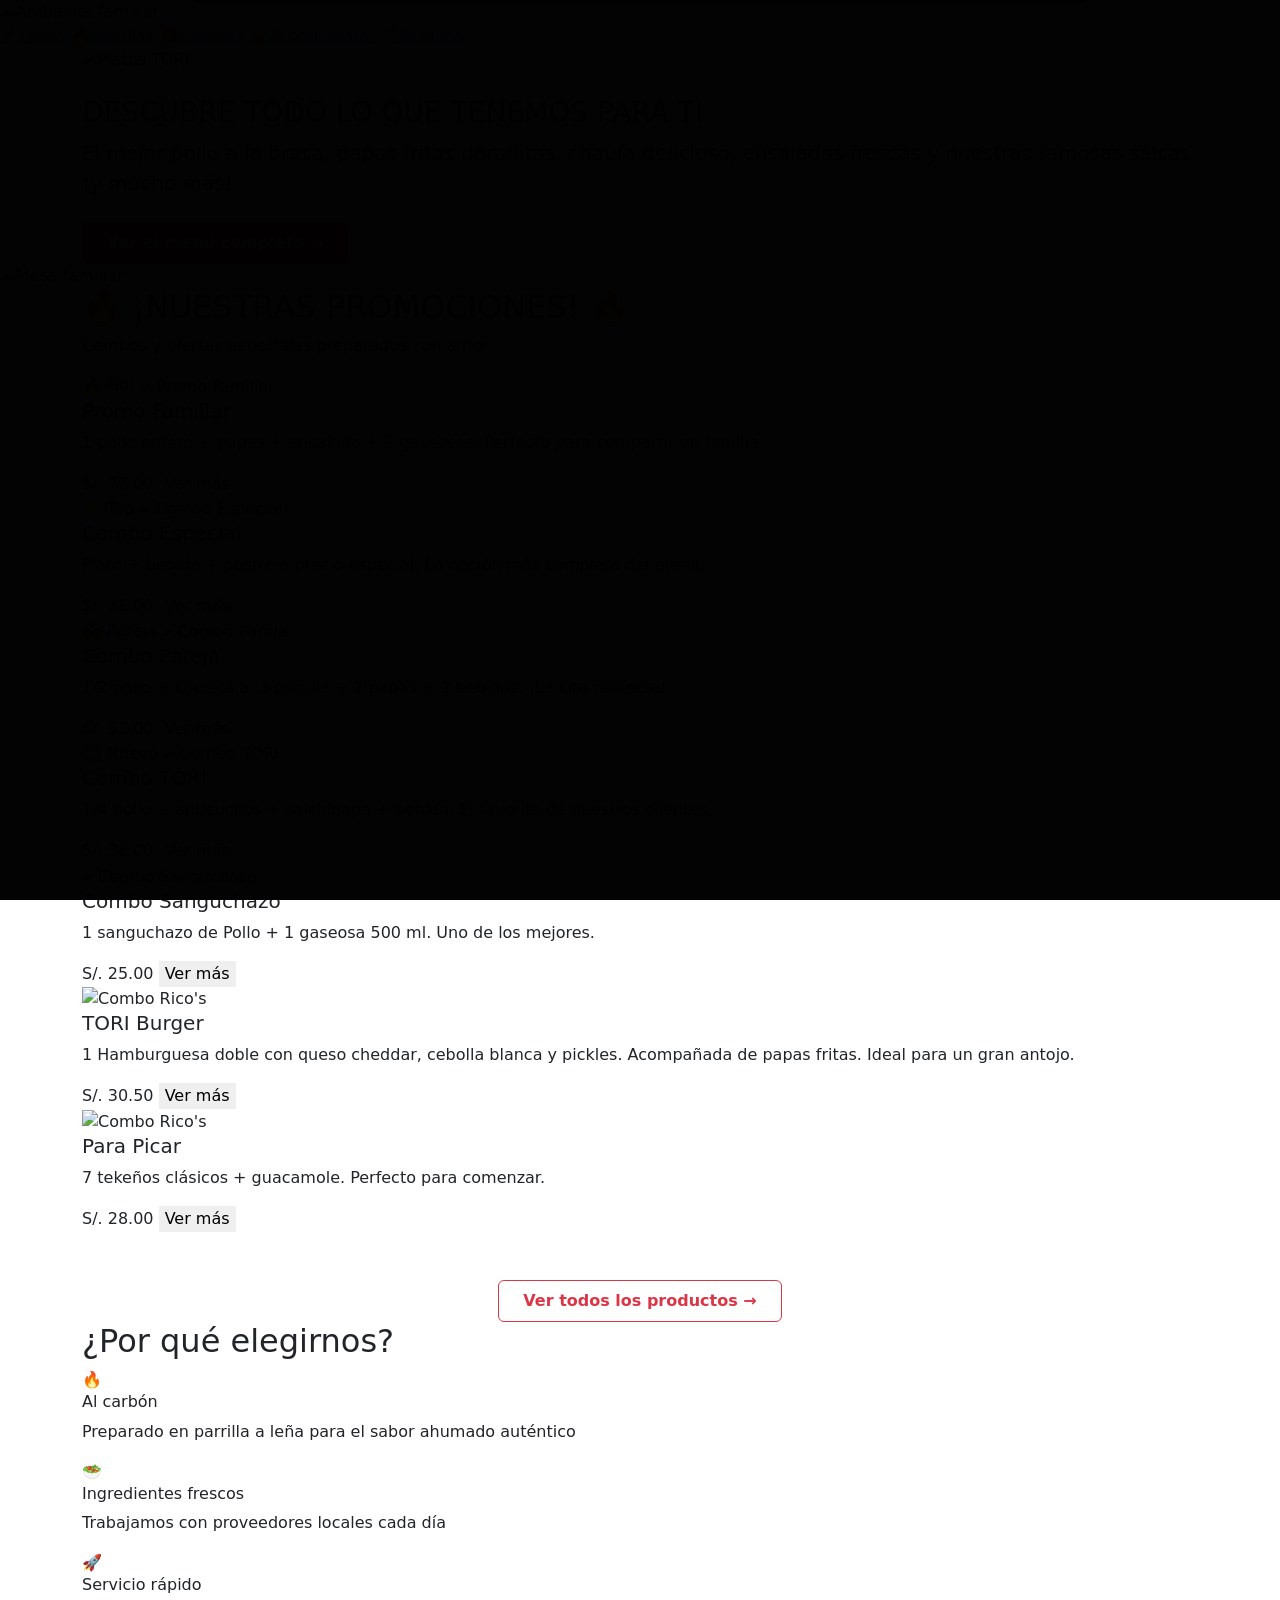
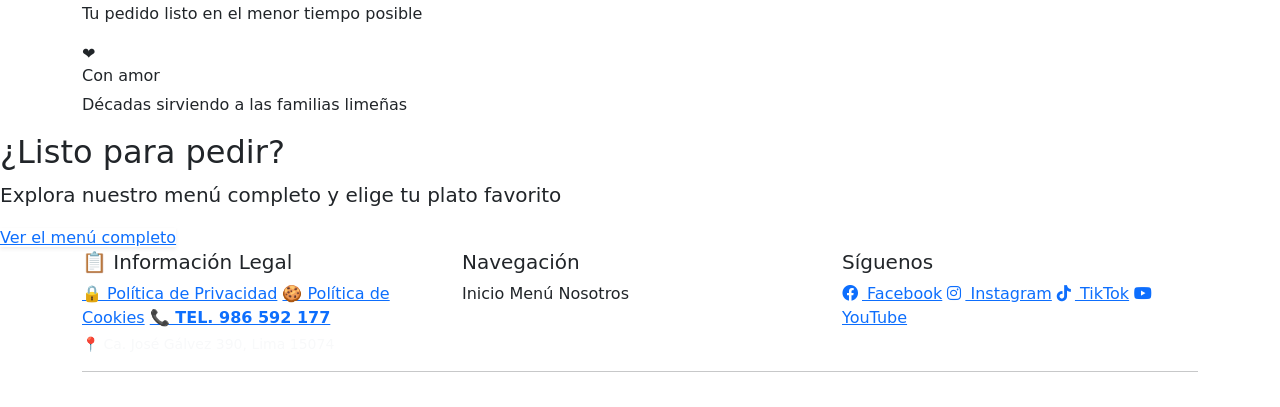
<file: Proyecto/src/main/resources/templates/index.html>
<!DOCTYPE html>
<html lang="es" xmlns:th="http://www.thymeleaf.org">
<head>
  <meta charset="UTF-8" />
  <meta name="viewport" content="width=device-width, initial-scale=1.0" />
  <meta name="description" content="TORI Pollería - El mejor pollo a la brasa. Página principal." />
  <title>TORI POLLERÍA - Página Principal</title>
  <!-- Bootstrap 5 & Fuentes -->
  <link href="https://cdn.jsdelivr.net/npm/bootstrap@5.3.3/dist/css/bootstrap.min.css" rel="stylesheet">
  <link rel="stylesheet" href="https://cdnjs.cloudflare.com/ajax/libs/font-awesome/6.0.0/css/all.min.css" />
  <link href="https://fonts.googleapis.com/css2?family=Poppins:wght@300;400;600;700;800&display=swap" rel="stylesheet" />
  <link rel="stylesheet" th:href="@{/css/styles.css}">
</head>
<body>

  <!-- Navbar desde fragments -->
  <div th:replace="fragments :: navbar"></div>

  <!-- Carousel -->
  <div class="container-fluid px-0">
    <div id="carouselBanner" class="carousel slide" data-bs-ride="carousel">
      <div class="carousel-indicators">
        <button type="button" data-bs-target="#carouselBanner" data-bs-slide-to="0" class="active"></button>
        <button type="button" data-bs-target="#carouselBanner" data-bs-slide-to="1"></button>
        <button type="button" data-bs-target="#carouselBanner" data-bs-slide-to="2"></button>
      </div>
      <div class="carousel-inner">
        <div class="carousel-item active">
          <img th:src="@{/img/toriii.png}" class="d-block w-100" alt="Ambiente familiar" loading="lazy" />
          <div class="carousel-caption d-none d-md-block" style="background:rgba(0,0,0,0.5);border-radius:10px;padding:1rem 1.5rem;">
            <h5 class="fw-bold fs-4">El sabor que une familias 🍗</h5>
            <p>El mejor pollo a la brasa de Lima, preparado al carbón.</p>
          </div>
        </div>
        <div class="carousel-item">
          <img th:src="@{/img/bannertori.png}" class="d-block w-100" alt="Plato principal" loading="lazy" />
          <div class="carousel-caption d-none d-md-block" style="background:rgba(0,0,0,0.5);border-radius:10px;padding:1rem 1.5rem;">
            <h5 class="fw-bold fs-4">Parrillas de primera 🔥</h5>
            <p>Churrasco, marucha, chuleta — todo a la brasa.</p>
          </div>
        </div>
        <div class="carousel-item">
          <img th:src="@{/img/banners.png}" class="d-block w-100" alt="Promoción especial" loading="lazy" />
          <div class="carousel-caption d-none d-md-block" style="background:rgba(0,0,0,0.5);border-radius:10px;padding:1rem 1.5rem;">
            <h5 class="fw-bold fs-4">¡Nuevas promociones! 🎉</h5>
            <p>Combos familiares y especiales a precios increíbles.</p>
          </div>
        </div>
      </div>
      <button class="carousel-control-prev" type="button" data-bs-target="#carouselBanner" data-bs-slide="prev"><span class="carousel-control-prev-icon"></span></button>
      <button class="carousel-control-next" type="button" data-bs-target="#carouselBanner" data-bs-slide="next"><span class="carousel-control-next-icon"></span></button>
    </div>
  </div>

  <!-- Categorías rápidas -->
  <div class="quick-cats">
    <a th:href="@{/menu}" class="quick-cat"><span class="cat-icon">🐔</span>Pollos</a>
    <a th:href="@{/menu}" class="quick-cat"><span class="cat-icon">🔥</span>Parrillas</a>
    <a th:href="@{/menu}" class="quick-cat"><span class="cat-icon">🎁</span>Combos</a>
    <a th:href="@{/menu}" class="quick-cat"><span class="cat-icon">🍟</span>Acompañam.</a>
    <a th:href="@{/menu}" class="quick-cat"><span class="cat-icon">🥤</span>Bebidas</a>
  </div>

  <!-- Intro -->
  <section class="intro-section">
    <div class="container">
      <img th:src="@{/img/TRES+PLATOS.webp}" class="img-fluid rounded mb-4" alt="Platos TORI" style="max-height:340px;object-fit:cover;" />
      <h3>DESCUBRE TODO LO QUE TENEMOS PARA TI</h3>
      <p class="lead fw-normal">El mejor pollo a la brasa, papas fritas doraditas, chaufa delicioso, ensaladas frescas y nuestras famosas salsas ¡y mucho más!</p>
      <a th:href="@{/menu}" class="btn btn-danger fw-bold px-4 py-2 mt-2">Ver el menú completo →</a>
    </div>
  </section>

  <!-- Banner Central -->
  <div class="banner-imagen-principal">
    <img th:src="@{/img/edit+mesa+familia+cenital+manos.jpg}" class="w-100" alt="Mesa familiar" loading="lazy" />
  </div>

  <!-- Promociones -->
  <section id="promociones" class="promos-section">
    <div class="container">
      <div class="section-heading">
        <h2>🔥 ¡NUESTRAS PROMOCIONES! 🔥</h2>
        <p>Combos y ofertas especiales preparados con amor</p>
      </div>
      <div class="promos-grid">
        <!-- Card 1 -->
        <div class="promo-card">
          <div class="promo-img-wrap">
            <span class="promo-badge">🔥 Hot</span>
            <img th:src="@{/img/card1.webp}" alt="Promo Familiar" loading="lazy" />
          </div>
          <div class="promo-body">
            <h5>Promo Familiar</h5>
            <p>1 pollo entero + papas + ensalada + 2 gaseosas. Perfecto para compartir en familia.</p>
          </div>
          <div class="promo-footer">
            <span class="promo-precio">S/. 72.00</span>
            <button type="button" class="btn-promo border-0" data-bs-toggle="modal" data-bs-target="#promoModal1">Ver más</button>
          </div>
        </div>
        <!-- Card 2 -->
        <div class="promo-card">
          <div class="promo-img-wrap">
            <span class="promo-badge">⭐ Top</span>
            <img th:src="@{/img/card2.webp}" alt="Combo Especial" loading="lazy" />
          </div>
          <div class="promo-body">
            <h5>Combo Especial</h5>
            <p>Plato + bebida + postre a precio especial. La opción más completa del menú.</p>
          </div>
          <div class="promo-footer">
            <span class="promo-precio">S/. 38.00</span>
            <button type="button" class="btn-promo border-0" data-bs-toggle="modal" data-bs-target="#promoModal2">Ver más</button>
          </div>
        </div>
        <!-- Card 3 -->
        <div class="promo-card">
          <div class="promo-img-wrap">
            <span class="promo-badge">💑 Pareja</span>
            <img th:src="@{/img/card3.webp}" alt="Combo Pareja" loading="lazy" />
          </div>
          <div class="promo-body">
            <h5>Combo Pareja</h5>
            <p>1/2 pollo + chuleta a la parrilla + 2 papas + 2 bebidas. ¡La cita perfecta!</p>
          </div>
          <div class="promo-footer">
            <span class="promo-precio">S/. 52.00</span>
            <button type="button" class="btn-promo border-0" data-bs-toggle="modal" data-bs-target="#promoModal3">Ver más</button>
          </div>
        </div>
        <!-- Card 4 -->
        <div class="promo-card">
          <div class="promo-img-wrap">
            <span class="promo-badge">🆕 Nuevo</span>
            <img th:src="@{/img/card4.png}" alt="Combo TORI" loading="lazy" />
          </div>
          <div class="promo-body">
            <h5>Combo TORI</h5>
            <p>1/4 pollo + anticuchos + salchipapa + bebida. El favorito de nuestros clientes.</p>
          </div>
          <div class="promo-footer">
            <span class="promo-precio">S/. 38.00</span>
            <button type="button" class="btn-promo border-0" data-bs-toggle="modal" data-bs-target="#promoModal4">Ver más</button>
          </div>
        </div>
        <!-- Card 5 -->
        <div class="promo-card">
          <div class="promo-img-wrap">
            
            <img th:src="@{/img/card5.webp}" alt="Combo Sanguchazo" loading="lazy" />
          </div>
          <div class="promo-body">
            <h5>Combo Sanguchazo</h5>
            <p>1 sanguchazo de Pollo + 1 gaseosa 500 ml. Uno de los mejores.</p>
          </div>
          <div class="promo-footer">
            <span class="promo-precio">S/. 25.00</span>
            <button type="button" class="btn-promo border-0" data-bs-toggle="modal" data-bs-target="#promoModal5">Ver más</button>
          </div>
        </div>
        <!-- Card 6 -->
        <div class="promo-card">
          <div class="promo-img-wrap">
            
            <img th:src="@{/img/card6.webp}" alt="Combo Rico's" loading="lazy" />
          </div>
          <div class="promo-body">
            <h5>TORI Burger</h5>
            <p>1 Hamburguesa doble con queso cheddar, cebolla blanca y pickles. Acompañada de papas fritas. Ideal para un gran antojo.</p>
          </div>
          <div class="promo-footer">
            <span class="promo-precio">S/. 30.50</span>
            <button type="button" class="btn-promo border-0" data-bs-toggle="modal" data-bs-target="#promoModal6">Ver más</button>
          </div>
        </div>
        <!-- Card 7 -->
        <div class="promo-card">
          <div class="promo-img-wrap">
            
            <img th:src="@{/img/card7.jpg}" alt="Combo Rico's" loading="lazy" />
          </div>
          <div class="promo-body">
            <h5>Para Picar</h5>
            <p>7 tekeños clásicos + guacamole. Perfecto para comenzar.</p>
          </div>
          <div class="promo-footer">
            <span class="promo-precio">S/. 28.00</span>
            <button type="button" class="btn-promo border-0" data-bs-toggle="modal" data-bs-target="#promoModal7">Ver más</button>
          </div>
        </div>
      </div>
      <div class="text-center mt-5">
        <a th:href="@{/menu}" class="btn btn-outline-danger fw-bold px-4 py-2">Ver todos los productos →</a>
      </div>
    </div>
  </section>

  <!-- ¿Por qué elegirnos? -->
  <section class="porques">
    <div class="container">
      <h2>¿Por qué elegirnos?</h2>
      <div class="features">
        <div class="feature"><div class="icon">🔥</div><h6>Al carbón</h6><p>Preparado en parrilla a leña para el sabor ahumado auténtico</p></div>
        <div class="feature"><div class="icon">🥗</div><h6>Ingredientes frescos</h6><p>Trabajamos con proveedores locales cada día</p></div>
        <div class="feature"><div class="icon">🚀</div><h6>Servicio rápido</h6><p>Tu pedido listo en el menor tiempo posible</p></div>
        <div class="feature"><div class="icon">❤️</div><h6>Con amor</h6><p>Décadas sirviendo a las familias limeñas</p></div>
      </div>
    </div>
  </section>

  <!-- CTA final -->
  <section class="cta-section">
    <h2>¿Listo para pedir?</h2>
    <p class="fs-5">Explora nuestro menú completo y elige tu plato favorito</p>
    <a th:href="@{/menu}" class="btn-cta shadow-sm">Ver el menú completo</a>
  </section>

  <!-- Footer -->
  <footer>
    <div class="container">
      <div class="row gy-4">
        <div class="col-12 col-md-4">
          <h5>📋 Información Legal</h5>
          <a href="#">🔒 Política de Privacidad</a>
          <a href="#">🍪 Política de Cookies</a>
          <a href="tel:986592177" class="fw-bold mt-2">📞 TEL. 986 592 177</a>
          <span class="small text-light d-block mt-1">📍 Ca. José Gálvez 390, Lima 15074</span>
        </div>
        <div class="col-6 col-md-4">
          <h5>Navegación</h5>
          <a th:href="@{/}">Inicio</a>
          <a th:href="@{/menu}">Menú</a>
          <a th:href="@{/nosotros}">Nosotros</a>
        </div>
        <div class="col-6 col-md-4">
          <h5>Síguenos</h5>
          <a href="#"><i class="fab fa-facebook me-1"></i> Facebook</a>
          <a href="#"><i class="fab fa-instagram me-1"></i> Instagram</a>
          <a href="#"><i class="fab fa-tiktok me-1"></i> TikTok</a>
          <a href="#"><i class="fab fa-youtube me-1"></i> YouTube</a>
        </div>
      </div>
      <hr>
      <p class="text-center mb-0 text-white-50" style="font-size:0.82rem;">© 2026 TORI POLLERÍA. Todos los derechos reservados.</p>
    </div>
  </footer>

<!-- Modal Login Exitoso -->
<div class="modal fade" id="modalLoginExitoso" tabindex="-1" aria-hidden="true"
     th:classappend="${loginEstado == 'exitoso'} ? ' show' : ''"
     th:style="${loginEstado == 'exitoso'} ? ' display:block;' : ''">
  <div class="modal-dialog modal-dialog-centered">
    <div class="modal-content">
      <div class="modal-header bg-success text-white">
        <h5 class="modal-title fw-bold">✅ Bienvenido</h5>
        <button type="button" class="btn-close btn-close-white" 
                onclick="document.getElementById('modalLoginExitoso').style.display='none'; document.querySelector('.modal-backdrop')?.remove();"></button>
      </div>
      <div class="modal-body text-center py-4">
        <p class="fs-5">¡Hola, <strong th:text="${loginNombre}"></strong>! Has iniciado sesión correctamente.</p>
      </div>
      <div class="modal-footer justify-content-center">
        <button type="button" class="btn btn-success fw-bold px-4" 
                onclick="document.getElementById('modalLoginExitoso').style.display='none'; document.querySelector('.modal-backdrop')?.remove();">
          Continuar
        </button>
      </div>
    </div>
  </div>
</div>
<div th:if="${loginEstado == 'exitoso'}" class="modal-backdrop fade show"></div>

<!-- Modal Login Error -->
<div class="modal fade" id="modalLoginError" tabindex="-1" aria-hidden="true"
     th:classappend="${loginEstado == 'error'} ? 'show' : ''"
     th:style="${loginEstado == 'error'} ? 'display:block;' : ''">
  <div class="modal-dialog modal-dialog-centered">
    <div class="modal-content">
      <div class="modal-header bg-danger text-white">
        <h5 class="modal-title fw-bold">❌ Error</h5>
        <button type="button" class="btn-close btn-close-white" 
                onclick="document.getElementById('modalLoginError').style.display='none'; document.querySelector('.modal-backdrop')?.remove();"></button>
      </div>
      <div class="modal-body text-center py-4">
        <p class="fs-5">Correo o contraseña incorrectos. Intenta de nuevo.</p>
      </div>
      <div class="modal-footer justify-content-center">
        <button type="button" class="btn btn-danger fw-bold px-4"onclick="document.getElementById('modalLoginError').style.display='none'; document.querySelector('.modal-backdrop')?.remove();">Intentar de nuevo</button>
      </div>
    </div>
  </div>
</div>
<div th:if="${loginEstado == 'error'}" class="modal-backdrop fade show"></div>

<!-- Modal Login Bloqueado -->
<div class="modal fade" id="modalLoginBloqueado" tabindex="-1" aria-hidden="true"
     th:classappend="${loginEstado == 'bloqueado'} ? 'show' : ''"
     th:style="${loginEstado == 'bloqueado'} ? 'display:block;' : ''">
  <div class="modal-dialog modal-dialog-centered">
    <div class="modal-content">
      <div class="modal-header bg-warning text-dark">
        <h5 class="modal-title fw-bold">Cuenta bloqueada</h5>
        <button type="button" class="btn-close"
                onclick="document.getElementById('modalLoginBloqueado').style.display='none'; document.querySelector('.modal-backdrop')?.remove();"></button>
      </div>
      <div class="modal-body text-center py-4">
        <p class="fs-5">Has superado los 3 intentos. Intenta nuevamente en 10 segundos.</p>
      </div>
      <div class="modal-footer justify-content-center">
        <button type="button" class="btn btn-warning fw-bold px-4"
                onclick="document.getElementById('modalLoginBloqueado').style.display='none'; document.querySelector('.modal-backdrop')?.remove();">
          Entendido
        </button>
      </div>
    </div>
  </div>
</div>
<div th:if="${loginEstado == 'bloqueado'}" class="modal-backdrop fade show"></div>

<!-- Modal Registro Exitoso -->
<div class="modal fade" id="modalRegistroExitoso" tabindex="-1" aria-hidden="true"
     th:classappend="${registroEstado == 'exitoso'} ? 'show' : ''"
     th:style="${registroEstado == 'exitoso'} ? 'display:block;' : ''">
  <div class="modal-dialog modal-dialog-centered">
    <div class="modal-content">
      <div class="modal-header bg-success text-white">
        <h5 class="modal-title fw-bold">✅ Registro exitoso</h5>
        <button type="button" class="btn-close btn-close-white" 
                onclick="this.closest('.modal').style.display='none'; document.querySelector('.modal-backdrop')?.remove();"></button>
      </div>
      <div class="modal-body text-center py-4">
        <p class="fs-5">¡Tu cuenta fue creada correctamente! Ya puedes iniciar sesión.</p>
      </div>
      <div class="modal-footer justify-content-center">
        <button type="button" class="btn btn-success fw-bold px-4" 
                onclick="this.closest('.modal').style.display='none'; document.querySelector('.modal-backdrop')?.remove();">Continuar</button>
      </div>
    </div>
  </div>
</div>
<div th:if="${registroEstado == 'exitoso'}" class="modal-backdrop fade show"></div>

<!-- Modal Registro Error -->
<div class="modal fade" id="modalRegistroError" tabindex="-1" aria-hidden="true"
     th:classappend="${registroEstado == 'error'} ? 'show' : ''"
     th:style="${registroEstado == 'error'} ? 'display:block;' : ''">
  <div class="modal-dialog modal-dialog-centered">
    <div class="modal-content">
      <div class="modal-header bg-danger text-white">
        <h5 class="modal-title fw-bold">❌ Correo ya registrado</h5>
        <button type="button" class="btn-close btn-close-white" 
                onclick="this.closest('.modal').style.display='none'; document.querySelector('.modal-backdrop')?.remove();"></button>
      </div>
      <div class="modal-body text-center py-4">
        <p class="fs-5">El correo ingresado ya está registrado. Intenta con otro.</p>
      </div>
      <div class="modal-footer justify-content-center">
        <button type="button" class="btn btn-danger fw-bold px-4" 
                onclick="this.closest('.modal').style.display='none'; document.querySelector('.modal-backdrop')?.remove();">Intentar de nuevo</button>
      </div>
    </div>
  </div>
</div>
<div th:if="${registroEstado == 'error'}" class="modal-backdrop fade show"></div>

<!-- Modal Logout Exitoso -->
<div class="modal fade" id="modalLogoutExitoso" tabindex="-1" aria-hidden="true"
     th:classappend="${logoutEstado == 'exitoso'} ? 'show' : ''"
     th:style="${logoutEstado == 'exitoso'} ? 'display:block;' : ''">
  <div class="modal-dialog modal-dialog-centered">
    <div class="modal-content">
      <div class="modal-header bg-danger text-white">
        <h5 class="modal-title fw-bold">Sesión cerrada</h5>
        <button type="button" class="btn-close btn-close-white" 
                onclick="this.closest('.modal').style.display='none'; document.querySelector('.modal-backdrop')?.remove();"></button>
      </div>
      <div class="modal-body text-center py-4">
        <i class="fa-solid fa-right-from-bracket text-danger mb-3" style="font-size:2.4rem;"></i>
        <p class="fs-5 mb-0">Has cerrado sesión correctamente.</p>
      </div>
      <div class="modal-footer justify-content-center">
        <button type="button" class="btn btn-success fw-bold px-4" 
                onclick="this.closest('.modal').style.display='none'; document.querySelector('.modal-backdrop')?.remove();">Continuar</button>
      </div>
    </div>
  </div>
</div>
<div th:if="${logoutEstado == 'exitoso'}" class="modal-backdrop fade show"></div>

  <!-- Modal Login -->
<div class="modal fade" id="loginModal" tabindex="-1" aria-hidden="true">
  <div class="modal-dialog modal-dialog-centered">
    <div class="modal-content">
      <div class="modal-header bg-danger text-white">
        <h5 class="modal-title">🔐 Iniciar Sesión</h5>
        <button type="button" class="btn-close btn-close-white" data-bs-dismiss="modal"></button>
      </div>
      <div class="modal-body">
        <form th:action="@{/api/login}" method="post">
          <div class="mb-3">
            <label class="form-label fw-semibold">Correo Electrónico</label>
            <div class="input-group">
              <span class="input-group-text"><i class="fa-solid fa-envelope"></i></span>
              <input type="email" name="correo" class="form-control" placeholder="nombre@ejemplo.com" required>
            </div>
          </div>
          <div class="mb-3">
            <label class="form-label fw-semibold">Contraseña</label>
            <div class="input-group">
              <span class="input-group-text"><i class="fa-solid fa-lock"></i></span>
              <input type="password" name="contrasena" class="form-control" placeholder="••••••••" required>
            </div>
          </div>
          <button type="submit" class="btn btn-danger w-100 fw-bold py-2">Iniciar Sesión</button>
        </form>
      </div>
      <div class="modal-footer justify-content-center bg-light">
        <p class="small mb-0">¿No tienes cuenta? <a href="#" class="text-danger fw-bold text-decoration-none" data-bs-dismiss="modal" data-bs-toggle="modal" data-bs-target="#registerModal">Regístrate aquí</a></p>
      </div>
    </div>
  </div>
</div>

<!-- Modal Registro -->
<div class="modal fade" id="registerModal" tabindex="-1" aria-hidden="true">
  <div class="modal-dialog modal-dialog-centered modal-dialog-scrollable">
    <div class="modal-content">
      <div class="modal-header bg-danger text-white">
        <h5 class="modal-title fw-bold">📝 Crear Cuenta</h5>
        <button type="button" class="btn-close btn-close-white" data-bs-dismiss="modal"></button>
      </div>
      <div class="modal-body px-4 py-4">
        <form th:action="@{/api/registro}" method="post">
          <div class="mb-3">
            <label class="form-label fw-semibold">Nombre completo</label>
            <div class="input-group">
              <span class="input-group-text"><i class="fa-solid fa-user"></i></span>
              <input type="text" name="nombre" class="form-control" placeholder="Tu nombre completo" required>
            </div>
          </div>
          <div class="mb-3">
            <label class="form-label fw-semibold">DNI</label>
            <div class="input-group">
              <span class="input-group-text"><i class="fa-solid fa-id-card"></i></span>
              <input type="text" name="dni" class="form-control" inputmode="numeric" maxlength="8" pattern="[0-9]{8}" placeholder="12345678" title="Ingresa 8 digitos" required>
            </div>
          </div>
          <div class="mb-3">
            <label class="form-label fw-semibold">Correo Electrónico</label>
            <div class="input-group">
              <span class="input-group-text"><i class="fa-solid fa-envelope"></i></span>
              <input type="email" name="correo" class="form-control" placeholder="nombre@ejemplo.com" required>
            </div>
          </div>
          <div class="mb-3">
            <label class="form-label fw-semibold">Teléfono</label>
            <div class="input-group">
              <span class="input-group-text"><i class="fa-solid fa-phone"></i></span>
              <input type="tel" name="telefono" class="form-control" placeholder="987 654 321" required>
            </div>
          </div>
          <div class="mb-3">
            <label class="form-label fw-semibold">Dirección</label>
            <div class="input-group">
              <span class="input-group-text"><i class="fa-solid fa-location-dot"></i></span>
              <input type="text" name="direccion" class="form-control" placeholder="Tu dirección" required>
            </div>
          </div>
          <div class="mb-4">
            <label class="form-label fw-semibold">Contraseña</label>
            <div class="input-group">
              <span class="input-group-text"><i class="fa-solid fa-lock"></i></span>
              <input type="password" name="contrasena" class="form-control" placeholder="••••••••" required>
            </div>
          </div>
          <button type="submit" class="btn btn-danger w-100 fw-bold py-2">Crear cuenta</button>
        </form>
      </div>
      <div class="modal-footer justify-content-center bg-light">
        <p class="small mb-0">¿Ya tienes cuenta?
          <a href="#" class="text-danger fw-bold text-decoration-none"
             data-bs-dismiss="modal"
             data-bs-toggle="modal"
             data-bs-target="#loginModal">Inicia sesión aquí</a>
        </p>
      </div>
    </div>
  </div>
</div>

  <!-- Modal Promo 1: Promo Familiar -->
<div class="modal fade" id="promoModal1" tabindex="-1" aria-hidden="true">
  <div class="modal-dialog modal-dialog-centered">
    <div class="modal-content">
      <div class="modal-header bg-danger text-white">
        <h5 class="modal-title fw-bold">🔥 Promo Familiar</h5>
        <button type="button" class="btn-close btn-close-white" data-bs-dismiss="modal"></button>
      </div>
      <div class="modal-body">
        <img th:src="@{/img/card1.webp}" class="img-fluid rounded mb-3 w-100" alt="Promo Familiar" style="max-height: 250px; object-fit: cover;" />
        <h4 class="text-danger fw-bold mb-3">S/. 72.00</h4>
        <p class="text-muted">Disfruta del auténtico sabor al carbón en la comodidad de tu hogar o en nuestro local con este super combo pensado para toda la familia.</p>
        <hr />
        <h6 class="fw-bold"><i class="fa-solid fa-utensils text-danger me-2"></i>¿Qué incluye esta promo?</h6>
        <ul class="list-unstyled ms-3">
          <li><i class="fa-solid fa-check text-success me-2"></i> 1 Pollo entero a la brasa dorado a la perfección</li>
          <li><i class="fa-solid fa-check text-success me-2"></i> Porción familiar de papas fritas crujientes</li>
          <li><i class="fa-solid fa-check text-success me-2"></i> Ensalada fresca familiar</li>
          <li><i class="fa-solid fa-check text-success me-2"></i> 2 Gaseosas medianas a elección</li>
          <li><i class="fa-solid fa-check text-success me-2"></i> Salsas de la casa ilimitadas</li>
        </ul>
      </div>
      <div class="modal-footer bg-light">
        <button type="button" class="btn btn-secondary fw-bold" data-bs-dismiss="modal">Cerrar</button>
        <button type="button" class="btn btn-danger fw-bold px-4"
                onclick="addPromoAndRedirect('13')"> Ordenar Ahora</button>
      </div>
    </div>
  </div>
</div>

<!-- Modal Promo 2: Combo Especial -->
<div class="modal fade" id="promoModal2" tabindex="-1" aria-hidden="true">
  <div class="modal-dialog modal-dialog-centered">
    <div class="modal-content">
      <div class="modal-header bg-danger text-white">
        <h5 class="modal-title fw-bold">⭐ Combo Especial</h5>
        <button type="button" class="btn-close btn-close-white" data-bs-dismiss="modal"></button>
      </div>
      <div class="modal-body">
        <img th:src="@{/img/card2.webp}" class="img-fluid rounded mb-3 w-100" alt="Combo Especial" style="max-height: 250px; object-fit: cover;" />
        <h4 class="text-danger fw-bold mb-3">S/. 38.00</h4>
        <p class="text-muted">Nuestra opción individual más completa. Diseñada para calmar el antojo con la combinación perfecta de fondo, bebida y un dulce final.</p>
        <hr />
        <h6 class="fw-bold"><i class="fa-solid fa-utensils text-danger me-2"></i>¿Qué incluye esta promo?</h6>
        <ul class="list-unstyled ms-3">
          <li><i class="fa-solid fa-check text-success me-2"></i> 1/4 de Pollo a la brasa (pechuga o pierna)</li>
          <li><i class="fa-solid fa-check text-success me-2"></i> Porción personal de papas fritas + ensalada</li>
          <li><i class="fa-solid fa-check text-success me-2"></i> 1 Bebida helada a elección</li>
          <li><i class="fa-solid fa-check text-success me-2"></i> 1 Postre del día de la casa</li>
        </ul>
      </div>
      <div class="modal-footer bg-light">
        <button type="button" class="btn btn-secondary fw-bold" data-bs-dismiss="modal">Cerrar</button>
        <button type="button" class="btn btn-danger fw-bold px-4"
                onclick="addPromoAndRedirect('', 'combo')"> Ordenar Ahora</button>
      </div>
    </div>
  </div>
</div>


<!-- Modal Promo 3: Combo Pareja -->
<div class="modal fade" id="promoModal3" tabindex="-1" aria-hidden="true">
  <div class="modal-dialog modal-dialog-centered">
    <div class="modal-content">
      <div class="modal-header bg-danger text-white">
        <h5 class="modal-title fw-bold">💑 Combo Pareja</h5>
        <button type="button" class="btn-close btn-close-white" data-bs-dismiss="modal"></button>
      </div>
      <div class="modal-body">
        <img th:src="@{/img/card3.webp}" class="img-fluid rounded mb-3 w-100" alt="Combo Pareja" style="max-height: 250px; object-fit: cover;" />
        <h4 class="text-danger fw-bold mb-3">S/. 52.00</h4>
        <p class="text-muted">¡La cita perfecta para los amantes de las brasas! Combina nuestro tierno pollo con el toque ahumado de una chuleta parrillera de primera.</p>
        <hr />
        <h6 class="fw-bold"><i class="fa-solid fa-utensils text-danger me-2"></i>¿Qué incluye esta promo?</h6>
        <ul class="list-unstyled ms-3">
          <li><i class="fa-solid fa-check text-success me-2"></i> 1/2 Pollo a la brasa jugoso</li>
          <li><i class="fa-solid fa-check text-success me-2"></i> 1 Chuleta grande a la parrilla seleccionada</li>
          <li><i class="fa-solid fa-check text-success me-2"></i> 2 Porciones de papas fritas doradas</li>
          <li><i class="fa-solid fa-check text-success me-2"></i> 1 Ensalada mediana para compartir</li>
          <li><i class="fa-solid fa-check text-success me-2"></i> 2 Bebidas personales bien heladas</li>
        </ul>
      </div>
      <div class="modal-footer bg-light">
        <button type="button" class="btn btn-secondary fw-bold" data-bs-dismiss="modal">Cerrar</button>
        <button type="button" class="btn btn-danger fw-bold px-4"
                onclick="addPromoAndRedirect('14')"> Ordenar Ahora</button>
      </div>
    </div>
  </div>
</div>


<!-- Modal Promo 4: Combo TORI -->
<div class="modal fade" id="promoModal4" tabindex="-1" aria-hidden="true">
  <div class="modal-dialog modal-dialog-centered">
    <div class="modal-content">
      <div class="modal-header bg-danger text-white">
        <h5 class="modal-title fw-bold">🆕 Combo TORI</h5>
        <button type="button" class="btn-close btn-close-white" data-bs-dismiss="modal"></button>
      </div>
      <div class="modal-body">
        <img th:src="@{/img/card4.png}" class="img-fluid rounded mb-3 w-100" alt="Combo TORI" style="max-height: 250px; object-fit: cover;" />
        <h4 class="text-danger fw-bold mb-3">S/. 38.00</h4>
        <p class="text-muted">¿No te decides por un solo plato? El Combo TORI es el favorito absoluto porque junta lo mejor de tres mundos peruanos en una sola bandeja.</p>
        <hr />
        <h6 class="fw-bold"><i class="fa-solid fa-utensils text-danger me-2"></i>¿Qué incluye esta promo?</h6>
        <ul class="list-unstyled ms-3">
          <li><i class="fa-solid fa-check text-success me-2"></i> 1/4 de Pollo a la brasa clásico</li>
          <li><i class="fa-solid fa-check text-success me-2"></i> 2 Palitos de anticuchos de corazón bien sazonados</li>
          <li><i class="fa-solid fa-check text-success me-2"></i> Base de salchipapa crujiente</li>
          <li><i class="fa-solid fa-check text-success me-2"></i> 1 Bebida personal a elección</li>
        </ul>
      </div>
      <div class="modal-footer bg-light">
        <button type="button" class="btn btn-secondary fw-bold" data-bs-dismiss="modal">Cerrar</button>
        <button type="button" class="btn btn-danger fw-bold px-4"
                onclick="addPromoAndRedirect('15')"> Ordenar Ahora</button>
      </div>
    </div>
  </div>
</div>


<!-- Modal Promo 5: Promo Sanguchazo -->
<div class="modal fade" id="promoModal5" tabindex="-1" aria-hidden="true">
  <div class="modal-dialog modal-dialog-centered">
    <div class="modal-content">
      <div class="modal-header bg-danger text-white">
        <h5 class="modal-title fw-bold">🥪 Promo Sanguchazo</h5>
        <button type="button" class="btn-close btn-close-white" data-bs-dismiss="modal"></button>
      </div>
      <div class="modal-body">
        <img th:src="@{/img/card5.webp}" class="img-fluid rounded mb-3 w-100" alt="Promo Sanguchazo" style="max-height: 250px; object-fit: cover;" />
        <h4 class="text-danger fw-bold mb-3">S/. 25.00</h4>
        <p class="text-muted">Promo Sanguchazo es el ideal para un gran antojo porque es una versión mejorada de un Sandwich al estilo TORI.</p>
        <hr />
        <h6 class="fw-bold"><i class="fa-solid fa-utensils text-danger me-2"></i>¿Qué incluye esta promo?</h6>
        <ul class="list-unstyled ms-3">
          <li><i class="fa-solid fa-check text-success me-2"></i> 1 Sanguchazo al estilo TORI</li>
          <li><i class="fa-solid fa-check text-success me-2"></i> 1 gaseosa de 500 ml</li>
        </ul>
      </div>
      <div class="modal-footer bg-light">
        <button type="button" class="btn btn-secondary fw-bold" data-bs-dismiss="modal">Cerrar</button>
        <button type="button" class="btn btn-danger fw-bold px-4"
                onclick="addPromoAndRedirect('', 'todos')"> Ordenar Ahora</button>
      </div>
    </div>
  </div>
</div>


<!-- Modal Promo 6: TORI Burger -->
<div class="modal fade" id="promoModal6" tabindex="-1" aria-hidden="true">
  <div class="modal-dialog modal-dialog-centered">
    <div class="modal-content">
      <div class="modal-header bg-danger text-white">
        <h5 class="modal-title fw-bold">🍔 TORI Burger</h5>
        <button type="button" class="btn-close btn-close-white" data-bs-dismiss="modal"></button>
      </div>
      <div class="modal-body">
        <img th:src="@{/img/card6.webp}" class="img-fluid rounded mb-3 w-100" alt="TORI Burger" style="max-height: 250px; object-fit: cover;" />
        <h4 class="text-danger fw-bold mb-3">S/. 30.50</h4>
        <p class="text-muted">Si buscas una hamburguesa bien taypá con la mejor calidad, TORI Burger es para ti. Con ingredientes de alta calidad y a nuestro estilo único puedes disfrutar de una buena hamburguesa.</p>
        <hr />
        <h6 class="fw-bold"><i class="fa-solid fa-utensils text-danger me-2"></i>¿Qué incluye esta promo?</h6>
        <ul class="list-unstyled ms-3">
          <li><i class="fa-solid fa-check text-success me-2"></i> 1 Hamburguesa doble con queso cheddar, cebolla blanca y pickles</li>
          <li><i class="fa-solid fa-check text-success me-2"></i> Papas fritas crujientes</li>
        </ul>
      </div>
      <div class="modal-footer bg-light">
        <button type="button" class="btn btn-secondary fw-bold" data-bs-dismiss="modal">Cerrar</button>
        <button type="button" class="btn btn-danger fw-bold px-4"
                onclick="addPromoAndRedirect('', 'todos')"> Ordenar Ahora</button>
      </div>
    </div>
  </div>
</div>


<!-- Modal Promo 7: Para Picar -->
<div class="modal fade" id="promoModal7" tabindex="-1" aria-hidden="true">
  <div class="modal-dialog modal-dialog-centered">
    <div class="modal-content">
      <div class="modal-header bg-danger text-white">
        <h5 class="modal-title fw-bold">🥟 Para Picar</h5>
        <button type="button" class="btn-close btn-close-white" data-bs-dismiss="modal"></button>
      </div>
      <div class="modal-body">
        <img th:src="@{/img/card7.jpg}" class="img-fluid rounded mb-3 w-100" alt="Para Picar" style="max-height: 250px; object-fit: cover;" />
        <h4 class="text-danger fw-bold mb-3">S/. 28.00</h4>
        <p class="text-muted">Esta es la mejor forma de empezar una buena orden o compartir con amigos mientras rompen el hielo.</p>
        <hr />
        <h6 class="fw-bold"><i class="fa-solid fa-utensils text-danger me-2"></i>¿Qué incluye esta promo?</h6>
        <ul class="list-unstyled ms-3">
          <li><i class="fa-solid fa-check text-success me-2"></i> 7 tequeños clásicos</li>
          <li><i class="fa-solid fa-check text-success me-2"></i> Salsa de guacamole</li>
        </ul>
      </div>
      <div class="modal-footer bg-light">
        <button type="button" class="btn btn-secondary fw-bold" data-bs-dismiss="modal">Cerrar</button>
        <button type="button" class="btn btn-danger fw-bold px-4"
                onclick="addPromoAndRedirect('', 'acompanamiento')"> Ordenar Ahora</button>
      </div>
    </div>
  </div>
</div>

<script>
  function addPromoAndRedirect(productId, categoria = 'combo') {
    const id = String(productId || '').trim();
    const menuUrl = '/menu?categoria=' + encodeURIComponent(categoria);

    if (!/^\d+$/.test(id)) {
      window.location.href = menuUrl;
      return;
    }

    fetch('/cart/add', {
      method: 'POST',
      headers: {
        'Content-Type': 'application/x-www-form-urlencoded',
        'X-Requested-With': 'XMLHttpRequest'
      },
      body: new URLSearchParams({
        id: id,
        categoria: categoria,
        cantidad: '1'
      })
    }).then((response) => {
      if (!response.ok) {
        throw new Error('No se pudo agregar la promo.');
      }
      window.location.href = '/checkout';
    }).catch(() => {
      window.location.href = menuUrl;
    });
  }
</script>
  <script src="https://cdn.jsdelivr.net/npm/bootstrap@5.3.3/dist/js/bootstrap.bundle.min.js"></script>
  <script>
    (() => {
      const statusModalIds = new Set([
        'modalLoginExitoso',
        'modalLoginError',
        'modalLoginBloqueado',
        'modalRegistroExitoso',
        'modalRegistroError',
        'modalLogoutExitoso'
      ]);

      const clearStatusParams = () => {
        const url = new URL(window.location.href);
        const params = ['login', 'registro', 'logout'];
        const hasStatusParam = params.some((param) => url.searchParams.has(param));

        if (!hasStatusParam) {
          return;
        }

        params.forEach((param) => url.searchParams.delete(param));
        window.history.replaceState({}, document.title, url.pathname + url.search + url.hash);
      };

      const cleanModalState = () => {
        document.querySelectorAll('.modal-backdrop').forEach((backdrop) => backdrop.remove());
        document.body.classList.remove('modal-open');
        document.body.style.removeProperty('overflow');
        document.body.style.removeProperty('padding-right');
        clearStatusParams();
      };

      document.addEventListener('click', (event) => {
        const button = event.target.closest('button');

        if (!button) {
          return;
        }

        const modal = button.closest('.modal');

        if (!modal || !statusModalIds.has(modal.id)) {
          return;
        }

        event.preventDefault();
        event.stopImmediatePropagation();

        modal.classList.remove('show');
        modal.style.display = 'none';
        modal.setAttribute('aria-hidden', 'true');
        modal.removeAttribute('aria-modal');
        modal.removeAttribute('role');
        cleanModalState();
      }, true);

      document.addEventListener('hidden.bs.modal', cleanModalState);
    })();
  </script>
</body>
</html>
</file>
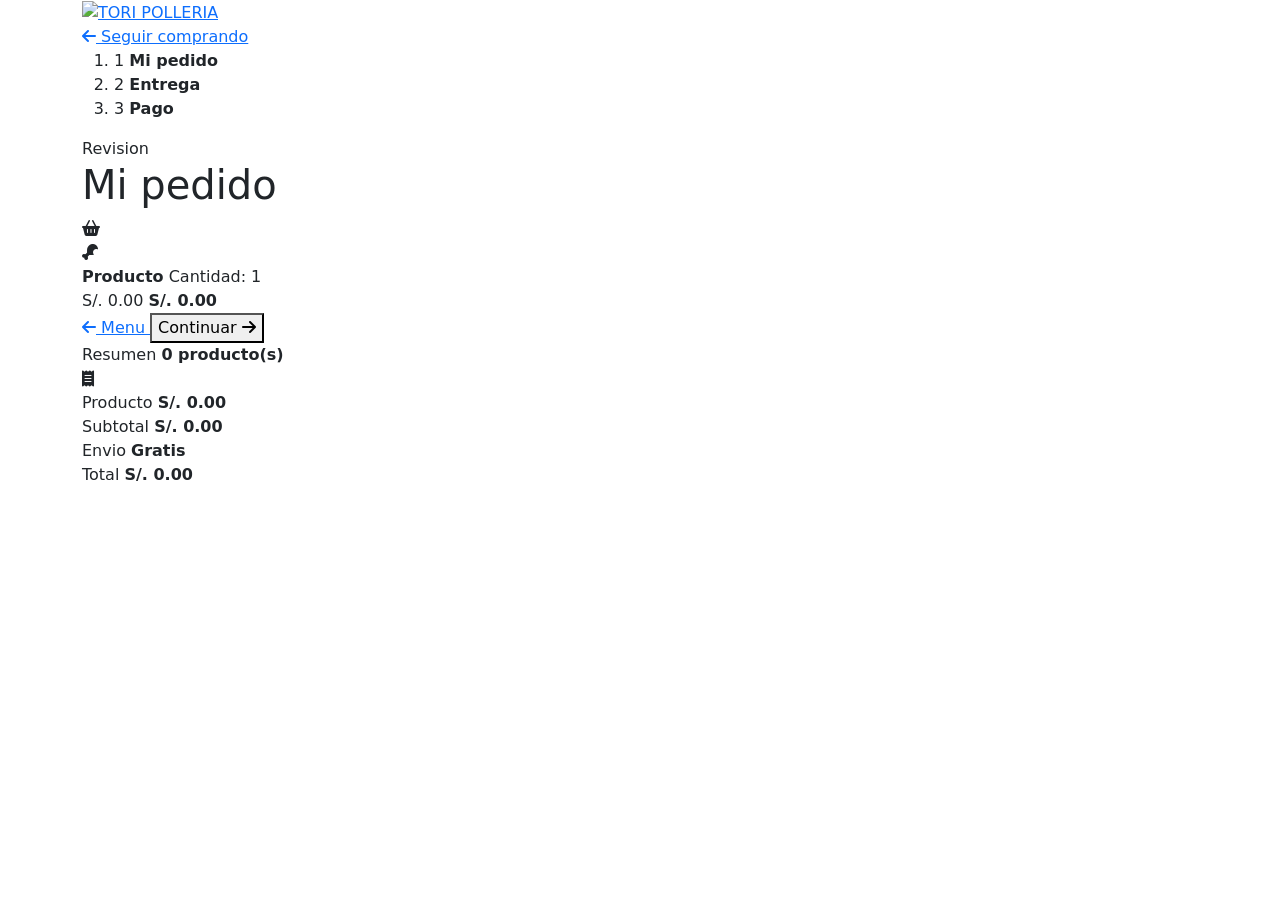
<file: Proyecto/src/main/resources/templates/checkout.html>
<!DOCTYPE html>
<html lang="es" xmlns:th="http://www.thymeleaf.org">
<head>
    <meta charset="UTF-8">
    <meta name="viewport" content="width=device-width, initial-scale=1.0">
    <title>Checkout - TORI POLLERIA</title>
    <link href="https://cdn.jsdelivr.net/npm/bootstrap@5.3.3/dist/css/bootstrap.min.css" rel="stylesheet">
    <link rel="stylesheet" href="https://cdnjs.cloudflare.com/ajax/libs/font-awesome/6.0.0/css/all.min.css">
    <link href="https://fonts.googleapis.com/css2?family=Poppins:wght@300;400;600;700;800&display=swap" rel="stylesheet">
    <link rel="stylesheet" type="text/css" th:href="@{/css/styles.css}">
    <script src="https://cdn.jsdelivr.net/npm/bootstrap@5.3.3/dist/js/bootstrap.bundle.min.js" defer></script>
</head>
<body class="checkout-page">
    <header class="checkout-header">
        <div class="container checkout-header-inner">
            <a th:href="@{/menu}" class="checkout-logo">
                <img th:src="@{/img/LOGO+2+ROJO.png}" alt="TORI POLLERIA">
            </a>
            <div class="checkout-header-actions">
                <a th:href="@{/menu}" class="checkout-link">
                    <i class="fa-solid fa-arrow-left"></i>
                    Seguir comprando
                </a>
            </div>
        </div>
    </header>

    <main class="checkout-main">
        <div class="container">
            <ol class="checkout-steps" aria-label="Progreso del pedido">
                <li class="active" data-step-indicator="1">
                    <span>1</span>
                    <strong>Mi pedido</strong>
                </li>
                <li data-step-indicator="2">
                    <span>2</span>
                    <strong>Entrega</strong>
                </li>
                <li data-step-indicator="3">
                    <span>3</span>
                    <strong>Pago</strong>
                </li>
            </ol>

            <form th:action="@{/checkout/confirmar}" method="post" class="checkout-layout" id="checkoutForm">
                <div class="checkout-flow">
                    <section class="checkout-panel checkout-step-panel" data-checkout-step="1">
                        <div class="checkout-panel-header">
                            <div>
                                <span class="checkout-kicker">Revision</span>
                                <h1>Mi pedido</h1>
                            </div>
                            <i class="fa-solid fa-basket-shopping"></i>
                        </div>

                        <div class="checkout-items">
                            <article class="checkout-item" th:each="item : ${cart}">
                                <div class="checkout-item-icon">
                                    <i class="fa-solid fa-drumstick-bite"></i>
                                </div>
                                <div class="checkout-item-info">
                                    <strong th:text="${item.nombre}">Producto</strong>
                                    <span th:text="${'Cantidad: ' + item.cantidad}">Cantidad: 1</span>
                                </div>
                                <div class="checkout-item-price">
                                    <span th:text="${'S/. ' + #numbers.formatDecimal(item.precio, 1, 2)}">S/. 0.00</span>
                                    <strong th:text="${'S/. ' + #numbers.formatDecimal(item.total, 1, 2)}">S/. 0.00</strong>
                                </div>
                            </article>
                        </div>

                        <div class="checkout-actions">
                            <a th:href="@{/menu}" class="checkout-btn checkout-btn-light">
                                <i class="fa-solid fa-arrow-left"></i>
                                Menu
                            </a>
                            <button type="button" class="checkout-btn checkout-btn-primary" data-next-step="2">
                                Continuar
                                <i class="fa-solid fa-arrow-right"></i>
                            </button>
                        </div>
                    </section>

                    <section class="checkout-panel checkout-step-panel d-none" data-checkout-step="2">
                        <div class="checkout-panel-header">
                            <div>
                                <span class="checkout-kicker">Datos</span>
                                <h1>Entrega</h1>
                            </div>
                            <i class="fa-solid fa-location-dot"></i>
                        </div>

                        <div class="checkout-section-title">
                            <i class="fa-solid fa-user"></i>
                            Informacion personal
                        </div>
                        <div class="row g-3">
                            <div class="col-md-6">
                                <label class="form-label">Nombre</label>
                                <input type="text" name="nombre" class="form-control" th:value="${cliente.nombre}" required>
                            </div>
                            <div class="col-md-6">
                                <label class="form-label">Apellido</label>
                                <input type="text" name="apellido" class="form-control" th:value="${cliente.apellido}" required>
                            </div>
                            <div class="col-md-6">
                                <label class="form-label">DNI</label>
                                <input type="text" name="dni" class="form-control" inputmode="numeric" maxlength="8" pattern="[0-9]{8}" th:value="${cliente.dni}" required>
                            </div>
                            <div class="col-md-6">
                                <label class="form-label">Telefono</label>
                                <input type="tel" name="telefono" class="form-control" th:value="${cliente.telefono}" required>
                            </div>
                        </div>

                        <div class="checkout-section-title mt-4">
                            <i class="fa-solid fa-motorcycle"></i>
                            Tipo de entrega
                        </div>
                        <div class="checkout-option-grid">
                            <label class="checkout-option active">
                                <input type="radio" name="tipoEntrega" value="DELIVERY" checked>
                                <span><i class="fa-solid fa-motorcycle"></i></span>
                                <strong>Delivery</strong>
                            </label>
                            <label class="checkout-option">
                                <input type="radio" name="tipoEntrega" value="RECOJO">
                                <span><i class="fa-solid fa-store"></i></span>
                                <strong>Recojo</strong>
                            </label>
                        </div>

                        <div class="checkout-delivery-fields" data-delivery-fields>
                            <div class="row g-3 mt-1">
                                <div class="col-md-8">
                                    <label class="form-label">Direccion</label>
                                    <input type="text" name="direccion" class="form-control" th:value="${cliente.direccion}" data-delivery-field required>
                                </div>
                                <div class="col-md-4">
                                    <label class="form-label">Distrito</label>
                                    <input type="text" name="distrito" class="form-control" th:value="${cliente.distrito}" data-delivery-field required>
                                </div>
                                <div class="col-md-6">
                                    <label class="form-label">Ciudad</label>
                                    <input type="text" name="ciudad" class="form-control" value="Lima" data-delivery-field required>
                                </div>
                                <div class="col-md-6">
                                    <label class="form-label">Referencia</label>
                                    <input type="text" name="referencia" class="form-control" th:value="${cliente.referencia}" data-delivery-field required>
                                </div>
                                <div class="col-12">
                                    <label class="form-label">Indicaciones para el repartidor</label>
                                    <textarea name="indicaciones" class="form-control" rows="3" placeholder="Ej. llamar al llegar, dejar en recepcion, tocar timbre."></textarea>
                                </div>
                            </div>
                        </div>

                        <div class="checkout-pickup-box d-none" data-pickup-box>
                            <i class="fa-solid fa-store"></i>
                            <div>
                                <strong>Recojo en tienda TORI</strong>
                                <span th:text="${tiendaDireccion}">Ca. Jose Galvez 390, Lima 15074</span>
                            </div>
                        </div>

                        <div class="checkout-actions">
                            <button type="button" class="checkout-btn checkout-btn-light" data-prev-step="1">
                                <i class="fa-solid fa-arrow-left"></i>
                                Volver
                            </button>
                            <button type="button" class="checkout-btn checkout-btn-primary" data-next-step="3">
                                Continuar al pago
                                <i class="fa-solid fa-arrow-right"></i>
                            </button>
                        </div>
                    </section>

                    <section class="checkout-panel checkout-step-panel d-none" data-checkout-step="3">
                        <div class="checkout-panel-header">
                            <div>
                                <span class="checkout-kicker">Final</span>
                                <h1>Pago</h1>
                            </div>
                            <i class="fa-solid fa-credit-card"></i>
                        </div>

                        <div class="checkout-section-title">
                            <i class="fa-solid fa-receipt"></i>
                            Comprobante
                        </div>
                        <div class="row g-3">
                            <div class="col-md-6">
                                <label class="form-label">Tipo</label>
                                <select name="tipoComprobante" class="form-select" id="tipoComprobante">
                                    <option value="BOLETA">Boleta</option>
                                    <option value="FACTURA">Factura</option>
                                </select>
                            </div>
                        </div>
                        <div class="row g-3 mt-1 d-none" data-factura-fields>
                            <div class="col-md-6">
                                <label class="form-label">RUC</label>
                                <input type="text" name="numeroDocumento" class="form-control" inputmode="numeric" maxlength="11" data-factura-field>
                            </div>
                            <div class="col-md-6">
                                <label class="form-label">Razon social</label>
                                <input type="text" name="razonSocial" class="form-control" data-factura-field>
                            </div>
                            <div class="col-12">
                                <label class="form-label">Direccion fiscal</label>
                                <input type="text" name="direccionFiscal" class="form-control" data-factura-field>
                            </div>
                        </div>

                        <div class="checkout-section-title mt-4">
                            <i class="fa-solid fa-wallet"></i>
                            Metodo de pago
                        </div>
                        <div class="checkout-payment-grid">
                            <label class="checkout-payment active">
                                <input type="radio" name="metodoPago" value="YAPE" checked required>
                                <i class="fa-solid fa-mobile-screen-button"></i>
                                <strong>Yape</strong>
                            </label>
                            <label class="checkout-payment">
                                <input type="radio" name="metodoPago" value="PLIN">
                                <i class="fa-solid fa-qrcode"></i>
                                <strong>Plin</strong>
                            </label>
                            <label class="checkout-payment">
                                <input type="radio" name="metodoPago" value="TARJETA">
                                <i class="fa-solid fa-credit-card"></i>
                                <strong>Tarjeta</strong>
                            </label>
                            <label class="checkout-payment">
                                <input type="radio" name="metodoPago" value="EFECTIVO">
                                <i class="fa-solid fa-money-bill-wave"></i>
                                <strong>Efectivo</strong>
                            </label>
                        </div>

                        <div class="checkout-payment-details">
                            <div class="payment-detail active" data-payment-detail="YAPE">
                                <div class="payment-qr-box">
                                    <div class="payment-qr payment-qr-yape" aria-hidden="true">
                                        <span></span><span></span><span></span><span></span>
                                    </div>
                                    <div>
                                        <span class="payment-mini-label">Pago movil</span>
                                        <h3>Yape TORI</h3>
                                        <p>Escanea el codigo o transfiere al numero del local. Luego ingresa tu numero de operacion.</p>
                                        <strong>987 654 321</strong>
                                    </div>
                                </div>
                                <div class="row g-3 mt-2">
                                    <div class="col-md-6">
                                        <label class="form-label">Numero de operacion</label>
                                        <input type="text" name="referenciaYape" class="form-control" inputmode="numeric" maxlength="12" data-payment-field data-payment-required placeholder="Ej. 845231">
                                    </div>
                                    <div class="col-md-6">
                                        <label class="form-label">Celular usado</label>
                                        <input type="tel" name="celularYape" class="form-control" maxlength="9" data-payment-field data-payment-required placeholder="987654321">
                                    </div>
                                </div>
                            </div>

                            <div class="payment-detail d-none" data-payment-detail="PLIN">
                                <div class="payment-qr-box">
                                    <div class="payment-qr payment-qr-plin" aria-hidden="true">
                                        <span></span><span></span><span></span><span></span>
                                    </div>
                                    <div>
                                        <span class="payment-mini-label">Billetera digital</span>
                                        <h3>Plin TORI</h3>
                                        <p>Realiza el pago con Plin y registra la operacion para confirmar tu pedido.</p>
                                        <strong>987 654 321</strong>
                                    </div>
                                </div>
                                <div class="row g-3 mt-2">
                                    <div class="col-md-6">
                                        <label class="form-label">Numero de operacion</label>
                                        <input type="text" name="referenciaPlin" class="form-control" inputmode="numeric" maxlength="12" data-payment-field data-payment-required placeholder="Ej. 623948">
                                    </div>
                                    <div class="col-md-6">
                                        <label class="form-label">Titular</label>
                                        <input type="text" name="titularPlin" class="form-control" data-payment-field data-payment-required placeholder="Nombre del titular">
                                    </div>
                                </div>
                            </div>

                            <div class="payment-detail d-none" data-payment-detail="TARJETA">
                                <div class="payment-card-layout">
                                    <div class="payment-card-preview">
                                        <div class="payment-card-top">
                                            <span>TORI PAY</span>
                                            <i class="fa-solid fa-wifi"></i>
                                        </div>
                                        <div class="payment-card-chip"></div>
                                        <strong data-card-preview-number>0000 0000 0000 0000</strong>
                                        <div class="payment-card-bottom">
                                            <span data-card-preview-name>TITULAR</span>
                                            <span data-card-preview-expiry>MM/AA</span>
                                        </div>
                                    </div>
                                    <div class="payment-card-form">
                                        <div class="row g-3">
                                            <div class="col-12">
                                                <label class="form-label">Numero de tarjeta</label>
                                                <input type="text" name="tarjetaNumero" class="form-control" inputmode="numeric" maxlength="19" autocomplete="cc-number" data-payment-field data-payment-required data-card-number placeholder="0000 0000 0000 0000">
                                            </div>
                                            <div class="col-12">
                                                <label class="form-label">Nombre del titular</label>
                                                <input type="text" name="tarjetaTitular" class="form-control" autocomplete="cc-name" data-payment-field data-payment-required data-card-name placeholder="Como aparece en la tarjeta">
                                            </div>
                                            <div class="col-md-6">
                                                <label class="form-label">Vencimiento</label>
                                                <input type="text" name="tarjetaVencimiento" class="form-control" inputmode="numeric" maxlength="5" autocomplete="cc-exp" data-payment-field data-payment-required data-card-expiry placeholder="MM/AA">
                                            </div>
                                            <div class="col-md-6">
                                                <label class="form-label">CVV</label>
                                                <input type="password" name="tarjetaCvv" class="form-control" inputmode="numeric" maxlength="4" autocomplete="cc-csc" data-payment-field data-payment-required placeholder="***">
                                            </div>
                                        </div>
                                        <div class="payment-safe-note">
                                            <i class="fa-solid fa-lock"></i>
                                            Pago simulado para presentacion. No se guardan datos de tarjeta.
                                        </div>
                                    </div>
                                </div>
                            </div>

                            <div class="payment-detail d-none" data-payment-detail="EFECTIVO">
                                <div class="payment-cash-box">
                                    <div>
                                        <span class="payment-mini-label">Pago contra entrega</span>
                                        <h3>Efectivo</h3>
                                        <p>Indica con cuanto pagaras para que el repartidor lleve el vuelto correcto.</p>
                                    </div>
                                    <i class="fa-solid fa-money-bill-wave"></i>
                                </div>
                                <div class="row g-3 mt-2">
                                    <div class="col-md-6">
                                        <label class="form-label">Pagare con</label>
                                        <input type="number" name="montoEfectivo" class="form-control" min="0" step="0.10" data-payment-field data-payment-required data-cash-amount placeholder="0.00">
                                    </div>
                                    <div class="col-md-6">
                                        <label class="form-label">Vuelto estimado</label>
                                        <input type="text" class="form-control" data-cash-change value="S/. 0.00" readonly>
                                    </div>
                                    <div class="col-12">
                                        <label class="form-label">Nota para el repartidor</label>
                                        <textarea name="notaEfectivo" class="form-control" rows="2" data-payment-field placeholder="Ej. pagaré con billete de 50."></textarea>
                                    </div>
                                </div>
                            </div>
                        </div>

                        <div class="checkout-actions">
                            <button type="button" class="checkout-btn checkout-btn-light" data-prev-step="2">
                                <i class="fa-solid fa-arrow-left"></i>
                                Volver
                            </button>
                            <button type="submit" class="checkout-btn checkout-btn-primary">
                                Confirmar pedido
                                <i class="fa-solid fa-circle-check"></i>
                            </button>
                        </div>
                    </section>
                </div>

                <aside class="checkout-summary" th:data-subtotal="${checkoutSubtotal}">
                    <div class="checkout-summary-card">
                        <div class="checkout-summary-head">
                            <div>
                                <span>Resumen</span>
                                <strong th:text="${cartCount + ' producto(s)'}">0 producto(s)</strong>
                            </div>
                            <i class="fa-solid fa-receipt"></i>
                        </div>

                        <div class="checkout-summary-items">
                            <div th:each="item : ${cart}">
                                <span th:text="${item.nombre}">Producto</span>
                                <strong th:text="${'S/. ' + #numbers.formatDecimal(item.total, 1, 2)}">S/. 0.00</strong>
                            </div>
                        </div>

                        <div class="checkout-summary-line">
                            <span>Subtotal</span>
                            <strong th:text="${'S/. ' + #numbers.formatDecimal(checkoutSubtotal, 1, 2)}">S/. 0.00</strong>
                        </div>
                        <div class="checkout-summary-line">
                            <span>Envio</span>
                            <strong data-summary-envio>Gratis</strong>
                        </div>
                        <div class="checkout-summary-total">
                            <span>Total</span>
                            <strong data-summary-total th:text="${'S/. ' + #numbers.formatDecimal(checkoutSubtotal, 1, 2)}">S/. 0.00</strong>
                        </div>
                    </div>
                </aside>
            </form>
        </div>
    </main>

    <script th:src="@{/js/checkout.js}"></script>
</body>
</html>
</file>
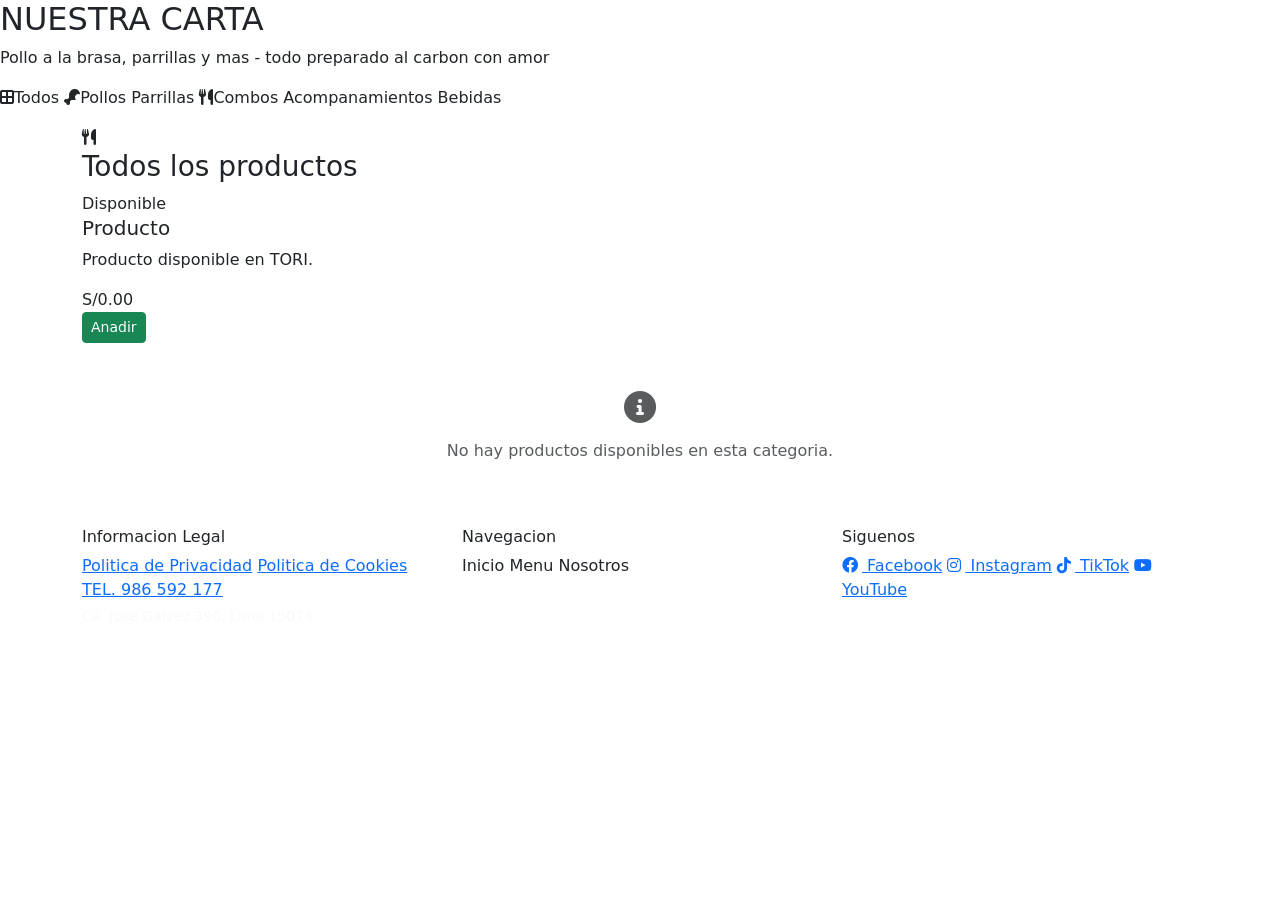
<file: Proyecto/src/main/resources/templates/menu.html>
<!DOCTYPE html>
<html lang="es" xmlns:th="http://www.thymeleaf.org">

<head>
    <meta charset="UTF-8">
    <meta name="viewport" content="width=device-width, initial-scale=1.0">
    <title>Menu - TORI POLLERIA</title>
    <link href="https://cdn.jsdelivr.net/npm/bootstrap@5.3.3/dist/css/bootstrap.min.css" rel="stylesheet">
    <link rel="stylesheet" href="https://cdnjs.cloudflare.com/ajax/libs/font-awesome/6.0.0/css/all.min.css">
    <link href="https://fonts.googleapis.com/css2?family=Poppins:wght@300;400;600;700;800&display=swap" rel="stylesheet">
    <link rel="stylesheet" type="text/css" th:href="@{/css/styles.css}">
    <script src="https://cdn.jsdelivr.net/npm/bootstrap@5.3.3/dist/js/bootstrap.bundle.min.js" defer></script>
</head>

<body>
    <div th:replace="~{fragments :: navbar}"></div>

    <div class="menu-hero">
        <h2>NUESTRA CARTA</h2>
        <p>Pollo a la brasa, parrillas y mas - todo preparado al carbon con amor</p>
    </div>

    <div class="filtros" id="filtros" aria-label="Categorias del menu">
        <a th:href="@{/menu(categoria='todos')}" th:classappend="${categoria == 'todos'} ? ' activo' : ''">
            <i class="fa-solid fa-border-all"></i><span>Todos</span>
        </a>
        <a th:href="@{/menu(categoria='pollo')}" th:classappend="${categoria == 'pollo'} ? ' activo' : ''">
            <i class="fa-solid fa-drumstick-bite"></i><span>Pollos</span>
        </a>
        <a th:href="@{/menu(categoria='parrilla')}" th:classappend="${categoria == 'parrilla'} ? ' activo' : ''">
            <i class="fa-solid fa-fire-burner"></i><span>Parrillas</span>
        </a>
        <a th:href="@{/menu(categoria='combo')}" th:classappend="${categoria == 'combo'} ? ' activo' : ''">
            <i class="fa-solid fa-utensils"></i><span>Combos</span>
        </a>
        <a th:href="@{/menu(categoria='acompanamiento')}" th:classappend="${categoria == 'acompanamiento'} ? ' activo' : ''">
            Acompanamientos
        </a>
        <a th:href="@{/menu(categoria='bebida')}" th:classappend="${categoria == 'bebida'} ? ' activo' : ''">
            <i class="fa-solid fa-glass-water"></i><span>Bebidas</span>
        </a>
    </div>

    <main class="container py-3">
        <div class="categoria-titulo">
            <div class="icono-cat"><i class="fa-solid fa-utensils"></i></div>
            <h3 th:text="${tituloCategoria}">Todos los productos</h3>
            <div class="linea"></div>
        </div>

        <div class="productos-grid" th:if="${!#lists.isEmpty(productosMenu)}">
            <div class="producto-card" th:each="producto : ${productosMenu}">
                <div class="card-img-wrap menu-db-image">
                    <span class="badge-card" th:if="${producto.disponible}">Disponible</span>
                    <img th:src="${#strings.isEmpty(producto.imagen) ? '/img/LOGO+2+ROJO.png' : producto.imagen}"
                         th:alt="${producto.nombre}">
                </div>
                <div class="card-info">
                    <h5 th:text="${producto.nombre}">Producto</h5>
                    <p class="desc" th:text="${#strings.isEmpty(producto.descripcion) ? 'Producto disponible en TORI.' : producto.descripcion}">
                        Producto disponible en TORI.
                    </p>
                </div>
                <div class="card-footer-custom">
                    <span class="precio" th:text="${'S/' + #numbers.formatDecimal(producto.precio, 1, 2)}">S/0.00</span>
                    <div class="card-actions">
                        <form th:action="@{/cart/add}" method="post" class="d-inline">
                            <input type="hidden" name="id" th:value="${producto.id}">
                            <input type="hidden" name="categoria" th:value="${categoria}">
                            <button type="submit" class="btn btn-success btn-sm">Anadir</button>
                        </form>
                    </div>
                </div>
            </div>
        </div>

        <div class="text-center py-5" th:if="${#lists.isEmpty(productosMenu)}">
            <i class="fa-solid fa-circle-info fa-2x text-muted mb-3"></i>
            <p class="text-muted mb-0">No hay productos disponibles en esta categoria.</p>
        </div>
    </main>

    <div class="modal fade producto-detalle-modal"
         th:each="producto : ${productosMenu}"
         th:id="${'productoModal-' + producto.id}"
         tabindex="-1"
         th:attr="aria-labelledby=${'productoModalLabel-' + producto.id}"
         aria-hidden="true">
        <div class="modal-dialog modal-dialog-centered modal-lg">
            <div class="modal-content producto-modal-content">
                <div class="modal-header producto-modal-header">
                    <div>
                        <span class="producto-modal-kicker"
                              th:text="${producto.categoria != null ? producto.categoria.nombre : 'Producto'}">Producto</span>
                        <h5 class="modal-title" th:id="${'productoModalLabel-' + producto.id}"
                            th:text="${producto.nombre}">Producto</h5>
                    </div>
                    <button type="button" class="btn-close btn-close-white" data-bs-dismiss="modal"></button>
                </div>
                <div class="modal-body producto-modal-body">
                    <div class="producto-modal-grid">
                        <div class="producto-modal-image">
                            <img th:src="${#strings.isEmpty(producto.imagen) ? '/img/LOGO+2+ROJO.png' : producto.imagen}"
                                 th:alt="${producto.nombre}">
                        </div>
                        <div class="producto-modal-info">
                            <p th:text="${#strings.isEmpty(producto.descripcion) ? 'Producto disponible en TORI.' : producto.descripcion}">
                                Producto disponible en TORI.
                            </p>

                            <div class="producto-modal-meta">
                                <div>
                                    <span>Precio</span>
                                    <strong th:text="${'S/' + #numbers.formatDecimal(producto.precio, 1, 2)}">S/0.00</strong>
                                </div>
                                <div>
                                    <span>Estado</span>
                                    <strong th:text="${producto.disponible} ? 'Disponible' : 'No disponible'">Disponible</strong>
                                </div>
                            </div>

                            <form th:action="@{/cart/add}" method="post" class="producto-modal-form">
                                <input type="hidden" name="id" th:value="${producto.id}">
                                <input type="hidden" name="categoria" th:value="${categoria}">
                                <label class="form-label fw-semibold">Cantidad</label>
                                <div class="producto-modal-actions">
                                    <input type="number" name="cantidad" class="form-control form-control-sm" value="1" min="1" required>
                                    <button type="submit" class="btn btn-danger fw-bold">Anadir al pedido</button>
                                </div>
                            </form>
                        </div>
                    </div>
                </div>
            </div>
        </div>
    </div>

    <footer>
        <div class="container">
            <div class="row gy-3">
                <div class="col-12 col-md-4">
                    <h6>Informacion Legal</h6>
                    <a href="#">Politica de Privacidad</a>
                    <a href="#">Politica de Cookies</a>
                    <a href="tel:986592177">TEL. 986 592 177</a>
                    <span class="small text-light d-block mt-1">Ca. Jose Galvez 390, Lima 15074</span>
                </div>
                <div class="col-6 col-md-4">
                    <h6>Navegacion</h6>
                    <a th:href="@{/}">Inicio</a>
                    <a th:href="@{/menu}">Menu</a>
                    <a th:href="@{/nosotros}">Nosotros</a>
                </div>
                <div class="col-6 col-md-4">
                    <h6>Siguenos</h6>
                    <a href="#"><i class="fab fa-facebook me-1"></i> Facebook</a>
                    <a href="#"><i class="fab fa-instagram me-1"></i> Instagram</a>
                    <a href="#"><i class="fab fa-tiktok me-1"></i> TikTok</a>
                    <a href="#"><i class="fab fa-youtube me-1"></i> YouTube</a>
                </div>
            </div>

            <p class="text-center mb-0 text-white-50" style="font-size:0.82rem;">(c) 2026 TORI POLLERIA. Todos los derechos reservados.</p>
        </div>
    </footer>

    <div class="modal fade" id="loginModal" tabindex="-1" aria-hidden="true">
        <div class="modal-dialog modal-dialog-centered">
            <div class="modal-content">
                <div class="modal-header bg-danger text-white">
                    <h5 class="modal-title">Iniciar Sesion</h5>
                    <button type="button" class="btn-close btn-close-white" data-bs-dismiss="modal"></button>
                </div>
                <div class="modal-body">
                    <form th:action="@{/api/login}" method="post">
                        <div class="mb-3">
                            <label class="form-label fw-semibold">Correo Electronico</label>
                            <div class="input-group">
                                <span class="input-group-text"><i class="fa-solid fa-envelope"></i></span>
                                <input type="email" name="correo" class="form-control" placeholder="nombre@ejemplo.com" required>
                            </div>
                        </div>
                        <div class="mb-3">
                            <label class="form-label fw-semibold">Contrasena</label>
                            <div class="input-group">
                                <span class="input-group-text"><i class="fa-solid fa-lock"></i></span>
                                <input type="password" name="contrasena" class="form-control" placeholder="********" required>
                            </div>
                        </div>
                        <button type="submit" class="btn btn-danger w-100 fw-bold py-2">Iniciar Sesion</button>
                    </form>
                </div>
                <div class="modal-footer justify-content-center bg-light">
                    <p class="small mb-0">No tienes cuenta?
                        <a href="#" class="text-danger fw-bold text-decoration-none" data-bs-dismiss="modal" data-bs-toggle="modal" data-bs-target="#registerModal">Registrate aqui</a>
                    </p>
                </div>
            </div>
        </div>
    </div>

    <div class="modal fade" id="registerModal" tabindex="-1" aria-hidden="true">
        <div class="modal-dialog modal-dialog-centered modal-dialog-scrollable">
            <div class="modal-content">
                <div class="modal-header bg-danger text-white">
                    <h5 class="modal-title fw-bold">Crear Cuenta</h5>
                    <button type="button" class="btn-close btn-close-white" data-bs-dismiss="modal"></button>
                </div>
                <div class="modal-body px-4 py-4">
                    <form th:action="@{/api/registro}" method="post">
                        <div class="mb-3">
                            <label class="form-label fw-semibold">Nombre completo</label>
                            <div class="input-group">
                                <span class="input-group-text"><i class="fa-solid fa-user"></i></span>
                                <input type="text" name="nombre" class="form-control" placeholder="Tu nombre completo" required>
                            </div>
                        </div>
                        <div class="mb-3">
                            <label class="form-label fw-semibold">DNI</label>
                            <div class="input-group">
                                <span class="input-group-text"><i class="fa-solid fa-id-card"></i></span>
                                <input type="text" name="dni" class="form-control" inputmode="numeric" maxlength="8" pattern="[0-9]{8}" placeholder="12345678" title="Ingresa 8 digitos" required>
                            </div>
                        </div>
                        <div class="mb-3">
                            <label class="form-label fw-semibold">Correo Electronico</label>
                            <div class="input-group">
                                <span class="input-group-text"><i class="fa-solid fa-envelope"></i></span>
                                <input type="email" name="correo" class="form-control" placeholder="nombre@ejemplo.com" required>
                            </div>
                        </div>
                        <div class="mb-3">
                            <label class="form-label fw-semibold">Telefono</label>
                            <div class="input-group">
                                <span class="input-group-text"><i class="fa-solid fa-phone"></i></span>
                                <input type="tel" name="telefono" class="form-control" placeholder="987 654 321" required>
                            </div>
                        </div>
                        <div class="mb-3">
                            <label class="form-label fw-semibold">Direccion</label>
                            <div class="input-group">
                                <span class="input-group-text"><i class="fa-solid fa-location-dot"></i></span>
                                <input type="text" name="direccion" class="form-control" placeholder="Tu direccion" required>
                            </div>
                        </div>
                        <div class="mb-4">
                            <label class="form-label fw-semibold">Contrasena</label>
                            <div class="input-group">
                                <span class="input-group-text"><i class="fa-solid fa-lock"></i></span>
                                <input type="password" name="contrasena" class="form-control" placeholder="********" required>
                            </div>
                        </div>
                        <button type="submit" class="btn btn-danger w-100 fw-bold py-2">Crear cuenta</button>
                    </form>
                </div>
                <div class="modal-footer justify-content-center bg-light">
                    <p class="small mb-0">Ya tienes cuenta?
                        <a href="#" class="text-danger fw-bold text-decoration-none" data-bs-dismiss="modal" data-bs-toggle="modal" data-bs-target="#loginModal">Inicia sesion aqui</a>
                    </p>
                </div>
            </div>
        </div>
    </div>

    <div class="offcanvas offcanvas-end" tabindex="-1" id="offcanvasCart" aria-labelledby="offcanvasCartLabel">
        <div class="offcanvas-header border-bottom">
            <h5 class="offcanvas-title" id="offcanvasCartLabel">
                <i class="fa-solid fa-cart-shopping me-2"></i>Tu Pedido
            </h5>
            <button type="button" class="btn-close" data-bs-dismiss="offcanvas"></button>
        </div>
        <div id="cart-items-container" class="offcanvas-body">
            <div th:if="${cartCount == 0}" class="text-center py-5">
                <i class="fa-solid fa-bag-shopping fa-3x text-muted mb-3"></i>
                <p>Tu carrito esta vacio.</p>
            </div>
            <div th:if="${cartCount > 0}">
                <ul class="list-group mb-3">
                    <li class="list-group-item d-flex justify-content-between align-items-center" th:each="item : ${cart}">
                        <div class="ms-2 me-auto">
                            <div class="fw-bold" th:text="${item.nombre}">Producto</div>
                            <small th:text="${'Cantidad: ' + item.cantidad}">Cantidad</small>
                            <br>
                            <small class="text-muted" th:text="${'S/. ' + #numbers.formatDecimal(item.total, 1, 2)}">0.00</small>
                        </div>
                        <form th:action="@{/cart/eliminar}" method="post" class="mb-0">
                            <input type="hidden" name="idProducto" th:value="${item.id}">
                            <button type="submit" class="btn btn-sm btn-outline-danger border-0" title="Eliminar del carrito">
                                <i class="fa-solid fa-trash-can"></i>
                            </button>
                        </form>
                    </li>
                </ul>
            </div>
        </div>
        <div class="offcanvas-footer p-3 border-top">
            <div class="d-flex justify-content-between mb-3">
                <strong>Total:</strong>
                <strong id="cart-total" th:text="${'S/. ' + #numbers.formatDecimal(cartTotal, 1, 2)}">0.00</strong>
            </div>
            <form th:action="@{/checkout}" method="get" class="w-100 m-0 p-0">
                <button id="confirm-order-button" type="submit" class="btn btn-danger w-100 fw-bold" th:disabled="${cartCount == 0}">
                    Confirmar Pedido
                </button>
            </form>
            <button class="btn btn-outline-secondary w-100" data-bs-dismiss="offcanvas">Seguir Comprando</button>
        </div>
    </div>

    <script th:src="@{/js/cart-ajax.js}"></script>
</body>

</html>
</file>
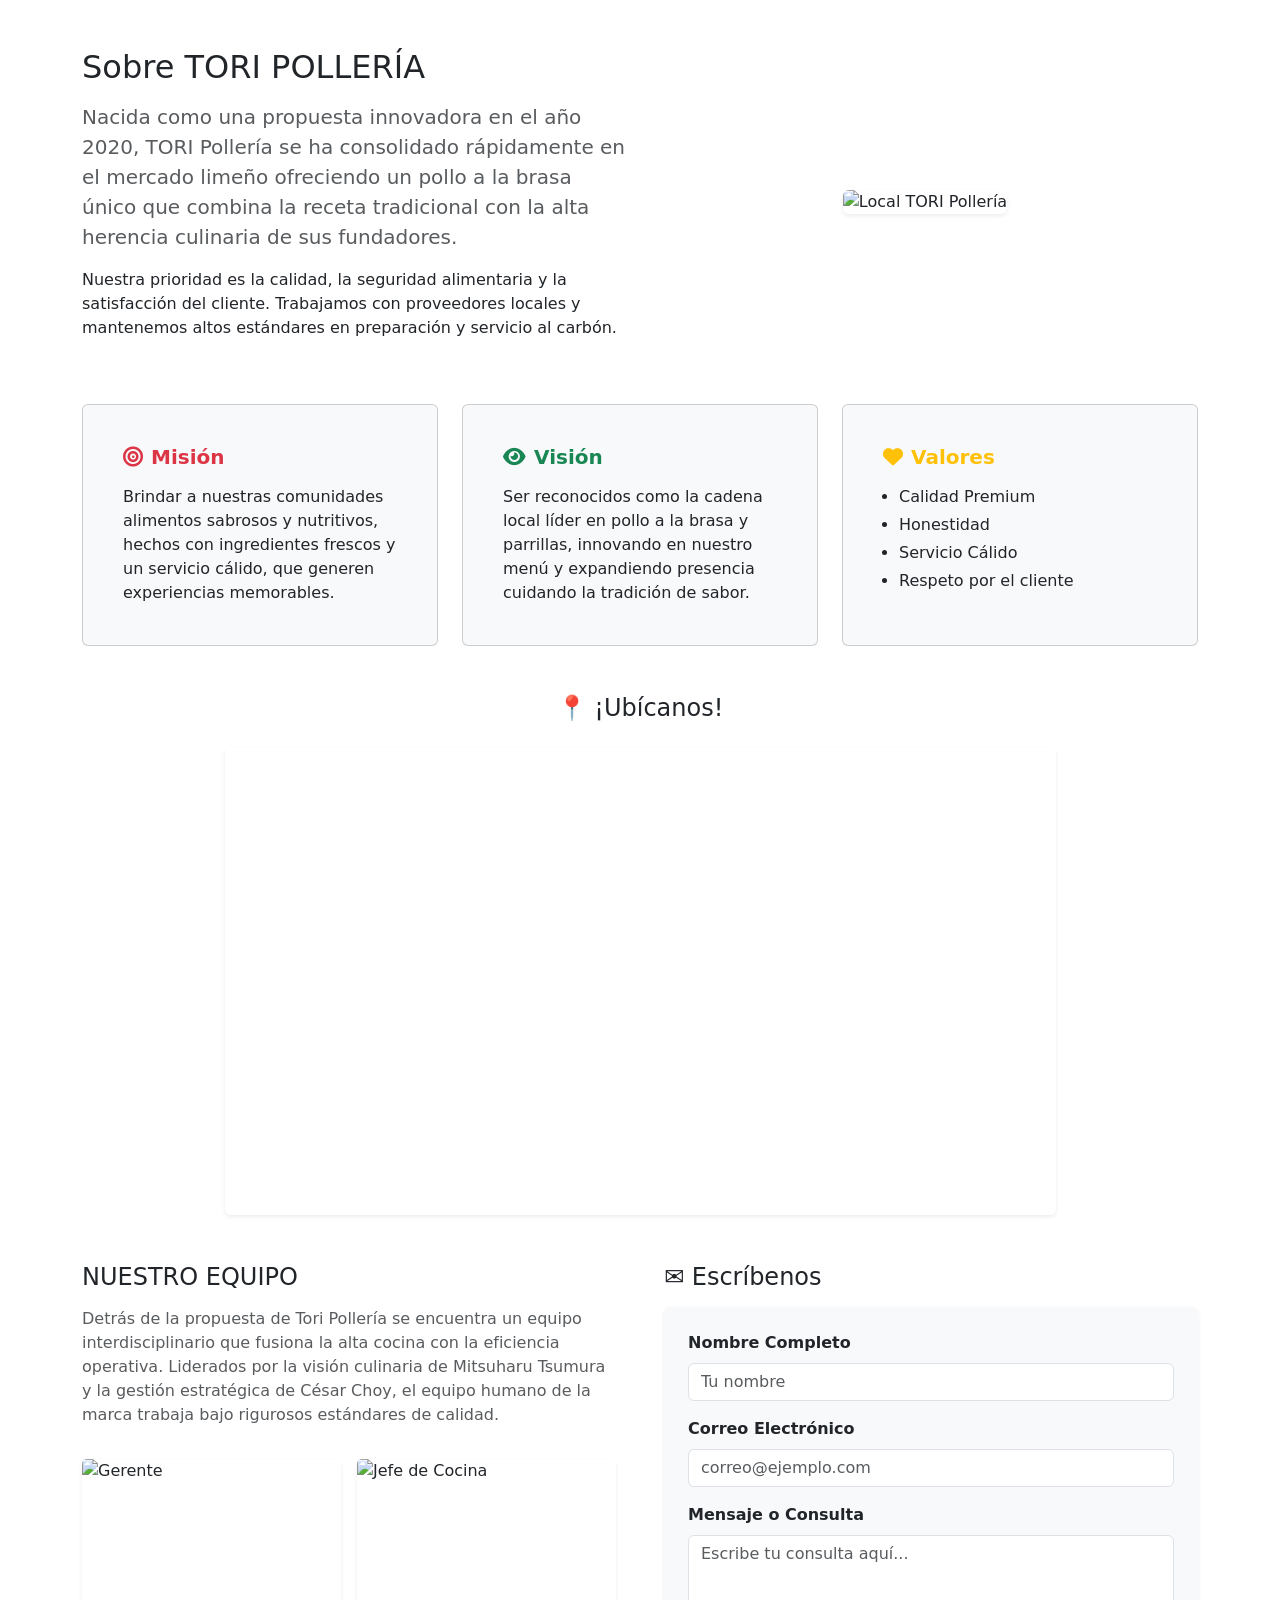
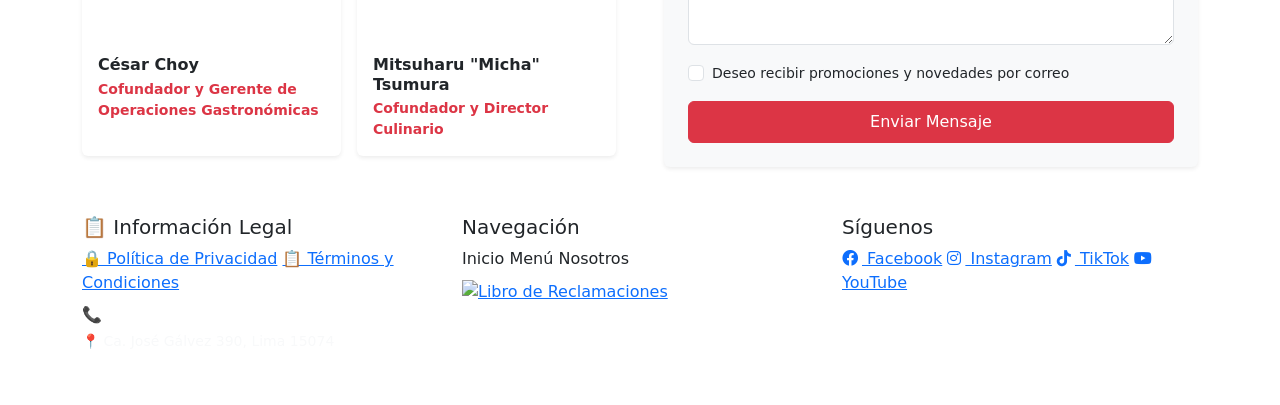
<file: Proyecto/src/main/resources/templates/nosotros.html>
<!DOCTYPE html>
<html lang="es" xmlns:th="http://www.thymeleaf.org">
<head>
  <meta charset="UTF-8">
  <meta name="viewport" content="width=device-width, initial-scale=1.0">
  <title>Nosotros — TORI POLLERÍA</title>
  <!-- Bootstrap 5 & Fuentes -->
  <link href="https://cdn.jsdelivr.net/npm/bootstrap@5.3.3/dist/css/bootstrap.min.css" rel="stylesheet">
  <link rel="stylesheet" href="https://cdnjs.cloudflare.com/ajax/libs/font-awesome/6.0.0/css/all.min.css">
  <link href="https://fonts.googleapis.com/css2?family=Poppins:wght@300;400;600;700;800&display=swap" rel="stylesheet" />
  <link rel="stylesheet" type="text/css" th:href="@{/css/styles.css}">
</head>
<body>

  <!-- Navbar desde fragments -->
<div th:replace="fragments :: navbar"></div>

  <main>
    <!-- Hero / About -->
    <section class="container my-5">
      <div class="row align-items-center gy-4">
        <div class="col-md-6">
          <h2 class="mb-3">Sobre TORI POLLERÍA</h2>
          <p class="lead fw-normal text-muted">Nacida como una propuesta innovadora en el año 2020, TORI Pollería se ha consolidado rápidamente en el mercado limeño ofreciendo un pollo a la brasa único que combina la receta tradicional con la alta herencia culinaria de sus fundadores.</p>
          <p>Nuestra prioridad es la calidad, la seguridad alimentaria y la satisfacción del cliente. Trabajamos con proveedores locales y mantenemos altos estándares en preparación y servicio al carbón.</p>
        </div>
        <div class="col-md-6 text-center">
          <img th:src="@{/img/personal/NosotroTORI.png}" alt="Local TORI Pollería" class="img-fluid rounded shadow-sm" style="max-height: 380px; width: 100%; object-fit: cover;">
        </div>
      </div>
    </section>

    <!-- Misión / Visión / Valores -->
    <section class="container my-5" id="mision-vision">
      <div class="row g-4">
        <div class="col-md-4">
          <div class="card card-mvv p-4 bg-light h-100">
            <div class="card-body">
              <h5 class="text-danger fw-bold mb-3"><i class="fa-solid fa-bullseye me-2"></i>Misión</h5>
              <p class="card-text">Brindar a nuestras comunidades alimentos sabrosos y nutritivos, hechos con ingredientes frescos y un servicio cálido, que generen experiencias memorables.</p>
            </div>
          </div>
        </div>
        <div class="col-md-4">
          <div class="card card-mvv p-4 bg-light h-100">
            <div class="card-body">
              <h5 class="text-success fw-bold mb-3"><i class="fa-solid fa-eye me-2"></i>Visión</h5>
              <p class="card-text">Ser reconocidos como la cadena local líder en pollo a la brasa y parrillas, innovando en nuestro menú y expandiendo presencia cuidando la tradición de sabor.</p>
            </div>
          </div>
        </div>
        <div class="col-md-4">
          <div class="card card-mvv p-4 bg-light h-100">
            <div class="card-body">
              <h5 class="text-warning fw-bold mb-3"><i class="fa-solid fa-heart me-2"></i>Valores</h5>
              <ul class="mb-0 ps-3">
                <li class="mb-1">Calidad Premium</li>
                <li class="mb-1">Honestidad</li>
                <li class="mb-1">Servicio Cálido</li>
                <li>Respeto por el cliente</li>
              </ul>
            </div>
          </div>
        </div>
      </div>
    </section>

    <!-- Google Maps -->
    <section class="container my-5" id="ubicacion">
      <h4 class="text-center mb-4">📍 ¡Ubícanos!</h4>
      <div class="row justify-content-center">
        <div class="col-12 col-lg-9">
          <div class="ratio ratio-16x9 rounded shadow-sm overflow-hidden">
            <iframe
                src="https://www.google.com/maps/embed?pb=!1m18!1m12!1m3!1d16852.4420795159!2d-77.04332138714398!3d-12.12498842237303!2m3!1f0!2f0!3f0!3m2!1i1024!2i768!4f13.1!3m3!1m2!1s0x9105c91d54b83363%3A0xc3b9d9e5d76e0fe2!2sTori%20Poller%C3%ADa!5e0!3m2!1ses-419!2spe!4v1780784748743!5m2!1ses-419!2spe" width="600" height="450" style="border:0;" allowfullscreen="" loading="lazy" referrerpolicy="no-referrer-when-downgrade"></iframe>
          </div>
        </div>
      </div>
    </section>

    <!-- Equipo y contacto -->
    <section class="container my-5">
      <div class="row g-5">
        <!-- Equipo -->
        <div class="col-lg-6">
          <h4 class="mb-3">NUESTRO EQUIPO</h4>
          <p class="text-muted">Detrás de la propuesta de Tori Pollería se encuentra un equipo interdisciplinario que fusiona la alta cocina con la eficiencia operativa. Liderados por la visión culinaria de Mitsuharu Tsumura y la gestión estratégica de César Choy, el equipo humano de la marca trabaja bajo rigurosos estándares de calidad.</p>
          <div class="row g-3 mt-2">
            <div class="col-sm-6">
              <div class="card h-100 border-0 shadow-sm">
                <img th:src="@{/img/personal/cofundador-gerente.jpg}" class="card-img-top" alt="Gerente" style="height: 180px; object-fit: cover;" onerror="this.src='https://placehold.co/300x180?text=Gerente'">
                <div class="card-body p-3">
                  <h6 class="fw-bold mb-1">César Choy</h6>
                  <p class="small text-danger mb-0 fw-semibold">Cofundador y Gerente de Operaciones Gastronómicas</p>
                </div>
              </div>
            </div>
            <div class="col-sm-6">
              <div class="card h-100 border-0 shadow-sm">
                <img th:src="@{/img/personal/cofundador-chef.jpg}" class="card-img-top" alt="Jefe de Cocina" style="height: 180px; object-fit: cover;" onerror="this.src='https://placehold.co/300x180?text=Chef'">
                <div class="card-body p-3">
                  <h6 class="fw-bold mb-1">Mitsuharu "Micha" Tsumura</h6>
                  <p class="small text-danger mb-0 fw-semibold">Cofundador y Director Culinario</p>
                </div>
              </div>
            </div>
          </div>
        </div>
        
        <!-- Contacto -->
        <div class="col-lg-6" id="formulario">
          <h4 class="mb-3">✉️ Escríbenos</h4>
          <div class="p-4 bg-light rounded shadow-sm">
            <form>
              <div class="mb-3">
                <label class="form-label fw-semibold">Nombre Completo</label>
                <input type="text" class="form-control" placeholder="Tu nombre">
              </div>
              <div class="mb-3">
                <label class="form-label fw-semibold">Correo Electrónico</label>
                <input type="email" class="form-control" placeholder="correo@ejemplo.com">
              </div>
              <div class="mb-3">
                <label class="form-label fw-semibold">Mensaje o Consulta</label>
                <textarea class="form-control" rows="4" placeholder="Escribe tu consulta aquí..."></textarea>
              </div>
              <div class="mb-3 form-check">
                <input class="form-check-input" type="checkbox" id="subscribe">
                <label class="form-check-label small" for="subscribe">Deseo recibir promociones y novedades por correo</label>
              </div>
              <button type="submit" class="btn btn-danger btn-submit w-100 py-2">Enviar Mensaje</button>
            </form>
          </div>
        </div>
      </div>
    </section>
  </main>

  <!-- Footer Unificado (CORREGIDO CON CONTRASTE CLARO) -->
  <footer>
    <div class="container">
      <div class="row gy-4">
        <div class="col-12 col-md-4">
          <h5>📋 Información Legal</h5>
          <a href="privacidad.html">🔒 Política de Privacidad</a>
          <a href="terminos.html">📋 Términos y Condiciones</a>
          <a href="tel:986592177" class="fw-bold mt-2 d-block text-white text-decoration-none">📞 TEL. 986 592 177</a>
          <span class="small text-light d-block mt-1">📍 Ca. José Gálvez 390, Lima 15074</span>
        </div>
        <div class="col-6 col-md-4">
          <h5>Navegación</h5>
          <a th:href="@{/}">Inicio</a>
          <a th:href="@{/menu}">Menú</a>
          <a th:href="@{/nosotros}">Nosotros</a>
          <a href="quejas.html" class="mt-2 d-inline-block"><img th:src="@{/img/libro-reclamaciones.png}" alt="Libro de Reclamaciones" width="120" onerror="this.style.display='none'" /></a>
        </div>
        <div class="col-6 col-md-4">
          <h5>Síguenos</h5>
          <a href="#"><i class="fab fa-facebook me-1"></i> Facebook</a>
          <a href="#"><i class="fab fa-instagram me-1"></i> Instagram</a>
          <a href="#"><i class="fab fa-tiktok me-1"></i> TikTok</a>
          <a href="#"><i class="fab fa-youtube me-1"></i> YouTube</a>
        </div>
      </div>
      <hr style="border-color: rgba(255,255,255,0.15);">
      <p class="text-center mb-0 text-white-50" style="font-size:0.82rem;">© 2026 TORI POLLERÍA. Todos los derechos reservados.</p>
    </div>
  </footer>

  <!-- Modal Login Exitoso -->
<div class="modal fade" id="modalLoginExitoso" tabindex="-1" aria-hidden="true"
     th:classappend="${loginEstado == 'exitoso'} ? 'show' : ''"
     th:style="${loginEstado == 'exitoso'} ? 'display:block;' : ''">
  <div class="modal-dialog modal-dialog-centered">
    <div class="modal-content">
      <div class="modal-header bg-success text-white">
        <h5 class="modal-title fw-bold">✅ Bienvenido</h5>
        <button type="button" class="btn-close btn-close-white" data-bs-dismiss="modal"></button>
      </div>
      <div class="modal-body text-center py-4">
        <p class="fs-5">¡Hola, <strong th:text="${loginNombre}"></strong>! Has iniciado sesión correctamente.</p>
      </div>
      <div class="modal-footer justify-content-center">
        <button type="button" class="btn btn-success fw-bold px-4" data-bs-dismiss="modal">Continuar</button>
      </div>
    </div>
  </div>
</div>

<!-- Modal Login Error -->
<div class="modal fade" id="modalLoginError" tabindex="-1" aria-hidden="true"
     th:classappend="${loginEstado == 'error'} ? 'show' : ''"
     th:style="${loginEstado == 'error'} ? 'display:block;' : ''">
  <div class="modal-dialog modal-dialog-centered">
    <div class="modal-content">
      <div class="modal-header bg-danger text-white">
        <h5 class="modal-title fw-bold">❌ Error</h5>
        <button type="button" class="btn-close btn-close-white" data-bs-dismiss="modal"></button>
      </div>
      <div class="modal-body text-center py-4">
        <p class="fs-5">Correo o contraseña incorrectos. Intenta de nuevo.</p>
      </div>
      <div class="modal-footer justify-content-center">
        <button type="button" class="btn btn-danger fw-bold px-4" data-bs-dismiss="modal">Intentar de nuevo</button>
      </div>
    </div>
  </div>
</div>
<!-- Modal Registro Exitoso -->
<div class="modal fade" id="modalRegistroExitoso" tabindex="-1" aria-hidden="true"
     th:classappend="${registroEstado == 'exitoso'} ? 'show' : ''"
     th:style="${registroEstado == 'exitoso'} ? 'display:block;' : ''">
  <div class="modal-dialog modal-dialog-centered">
    <div class="modal-content">
      <div class="modal-header bg-success text-white">
        <h5 class="modal-title fw-bold">✅ Registro exitoso</h5>
        <button type="button" class="btn-close btn-close-white" data-bs-dismiss="modal"></button>
      </div>
      <div class="modal-body text-center py-4">
        <p class="fs-5">¡Tu cuenta fue creada correctamente! Ya puedes iniciar sesión.</p>
      </div>
      <div class="modal-footer justify-content-center">
        <button type="button" class="btn btn-success fw-bold px-4" data-bs-dismiss="modal">Continuar</button>
      </div>
    </div>
  </div>
</div>

<!-- Modal Registro Error -->
<div class="modal fade" id="modalRegistroError" tabindex="-1" aria-hidden="true"
     th:classappend="${registroEstado == 'error'} ? 'show' : ''"
     th:style="${registroEstado == 'error'} ? 'display:block;' : ''">
  <div class="modal-dialog modal-dialog-centered">
    <div class="modal-content">
      <div class="modal-header bg-danger text-white">
        <h5 class="modal-title fw-bold">❌ Correo ya registrado</h5>
        <button type="button" class="btn-close btn-close-white" data-bs-dismiss="modal"></button>
      </div>
      <div class="modal-body text-center py-4">
        <p class="fs-5">El correo ingresado ya está registrado. Intenta con otro.</p>
      </div>
      <div class="modal-footer justify-content-center">
        <button type="button" class="btn btn-danger fw-bold px-4" data-bs-dismiss="modal">Intentar de nuevo</button>
      </div>
    </div>
  </div>
</div>
  <!-- Modal Login -->
<div class="modal fade" id="loginModal" tabindex="-1" aria-hidden="true">
  <div class="modal-dialog modal-dialog-centered">
    <div class="modal-content">
      <div class="modal-header bg-danger text-white">
        <h5 class="modal-title">🔐 Iniciar Sesión</h5>
        <button type="button" class="btn-close btn-close-white" data-bs-dismiss="modal"></button>
      </div>
      <div class="modal-body">
        <form th:action="@{/api/login}" method="post">
          <div class="mb-3">
            <label class="form-label fw-semibold">Correo Electrónico</label>
            <div class="input-group">
              <span class="input-group-text"><i class="fa-solid fa-envelope"></i></span>
              <input type="email" name="correo" class="form-control" placeholder="nombre@ejemplo.com" required>
            </div>
          </div>
          <div class="mb-3">
            <label class="form-label fw-semibold">Contraseña</label>
            <div class="input-group">
              <span class="input-group-text"><i class="fa-solid fa-lock"></i></span>
              <input type="password" name="contrasena" class="form-control" placeholder="••••••••" required>
            </div>
          </div>
          <button type="submit" class="btn btn-danger w-100 fw-bold py-2">Iniciar Sesión</button>
        </form>
      </div>
      <div class="modal-footer justify-content-center bg-light">
        <p class="small mb-0">¿No tienes cuenta? <a href="#" class="text-danger fw-bold text-decoration-none" data-bs-dismiss="modal" data-bs-toggle="modal" data-bs-target="#registerModal">Regístrate aquí</a></p>
      </div>
    </div>
  </div>
</div>

<!-- Modal Registro -->
<div class="modal fade" id="registerModal" tabindex="-1" aria-hidden="true">
  <div class="modal-dialog modal-dialog-centered modal-dialog-scrollable">
    <div class="modal-content">
      <div class="modal-header bg-danger text-white">
        <h5 class="modal-title fw-bold">📝 Crear Cuenta</h5>
        <button type="button" class="btn-close btn-close-white" data-bs-dismiss="modal"></button>
      </div>
      <div class="modal-body px-4 py-4">
        <form th:action="@{/api/registro}" method="post">
          <div class="mb-3">
            <label class="form-label fw-semibold">Nombre completo</label>
            <div class="input-group">
              <span class="input-group-text"><i class="fa-solid fa-user"></i></span>
              <input type="text" name="nombre" class="form-control" placeholder="Tu nombre completo" required>
            </div>
          </div>
          <div class="mb-3">
            <label class="form-label fw-semibold">DNI</label>
            <div class="input-group">
              <span class="input-group-text"><i class="fa-solid fa-id-card"></i></span>
              <input type="text" name="dni" class="form-control" inputmode="numeric" maxlength="8" pattern="[0-9]{8}" placeholder="12345678" title="Ingresa 8 digitos" required>
            </div>
          </div>
          <div class="mb-3">
            <label class="form-label fw-semibold">Correo Electrónico</label>
            <div class="input-group">
              <span class="input-group-text"><i class="fa-solid fa-envelope"></i></span>
              <input type="email" name="correo" class="form-control" placeholder="nombre@ejemplo.com" required>
            </div>
          </div>
          <div class="mb-3">
            <label class="form-label fw-semibold">Teléfono</label>
            <div class="input-group">
              <span class="input-group-text"><i class="fa-solid fa-phone"></i></span>
              <input type="tel" name="telefono" class="form-control" placeholder="987 654 321" required>
            </div>
          </div>
          <div class="mb-3">
            <label class="form-label fw-semibold">Dirección</label>
            <div class="input-group">
              <span class="input-group-text"><i class="fa-solid fa-location-dot"></i></span>
              <input type="text" name="direccion" class="form-control" placeholder="Tu dirección" required>
            </div>
          </div>
          <div class="mb-4">
            <label class="form-label fw-semibold">Contraseña</label>
            <div class="input-group">
              <span class="input-group-text"><i class="fa-solid fa-lock"></i></span>
              <input type="password" name="contrasena" class="form-control" placeholder="••••••••" required>
            </div>
          </div>
          <button type="submit" class="btn btn-danger w-100 fw-bold py-2">Crear cuenta</button>
        </form>
      </div>
      <div class="modal-footer justify-content-center bg-light">
        <p class="small mb-0">¿Ya tienes cuenta?
          <a href="#" class="text-danger fw-bold text-decoration-none"
             data-bs-dismiss="modal"
             data-bs-toggle="modal"
             data-bs-target="#loginModal">Inicia sesión aquí</a>
        </p>
      </div>
    </div>
  </div>
</div>

  <!-- Sidebar Carrito Nivel Global -->
  <div class="offcanvas offcanvas-end" tabindex="-1" id="offcanvasCart" aria-labelledby="offcanvasCartLabel">
    <div class="offcanvas-header border-bottom">
        <h5 class="offcanvas-title" id="offcanvasCartLabel">
            <i class="fa-solid fa-cart-shopping me-2"></i>Tu Pedido
        </h5>
        <button type="button" class="btn-close" data-bs-dismiss="offcanvas"></button>
    </div>
    <div class="offcanvas-body">
      <div th:if="${cartCount == 0}" class="text-center py-5">
          <i class="fa-solid fa-bag-shopping fa-3x text-muted mb-3"></i>
          <p>Tu carrito está vacío.</p>
      </div>
      <div th:if="${cartCount > 0}">
        <ul class="list-group mb-3">
            <li class="list-group-item d-flex justify-content-between align-items-center" th:each="item : ${cart}">
                <div class="ms-2 me-auto">
                    <div class="fw-bold" th:text="${item.nombre}">Producto</div>
                    <small th:text="${'Cantidad: ' + item.cantidad}">Cantidad</small>
                    <br>
                    <small class="text-muted" th:text="${'S/. ' + #numbers.formatDecimal(item.total, 1, 2)}">0.00</small>
                </div>
                
                <form th:action="@{/cart/eliminar}" method="post" class="mb-0">
                    <input type="hidden" name="idProducto" th:value="${item.id}" />
                    <button type="submit" class="btn btn-sm btn-outline-danger border-0" title="Eliminar del carrito">
                        <i class="fa-solid fa-trash-can"></i>
                    </button>
                </form>
            </li>
        </ul>
      </div>
    </div>
    <div class="offcanvas-footer p-3 border-top">
        <div class="d-flex justify-content-between mb-3">
            <strong>Total:</strong>
            <strong th:text="${'S/. ' + #numbers.formatDecimal(cartTotal, 1, 2)}">0.00</strong>
        </div>
        <button class="btn btn-primary w-100 mb-2" type="button">Finalizar Compra</button>
        <button class="btn btn-outline-secondary w-100" data-bs-dismiss="offcanvas">Seguir Comprando</button>
    </div>
</div>

  <script src="https://cdn.jsdelivr.net/npm/bootstrap@5.3.3/dist/js/bootstrap.bundle.min.js"></script>
  
</body>
</html>
</file>
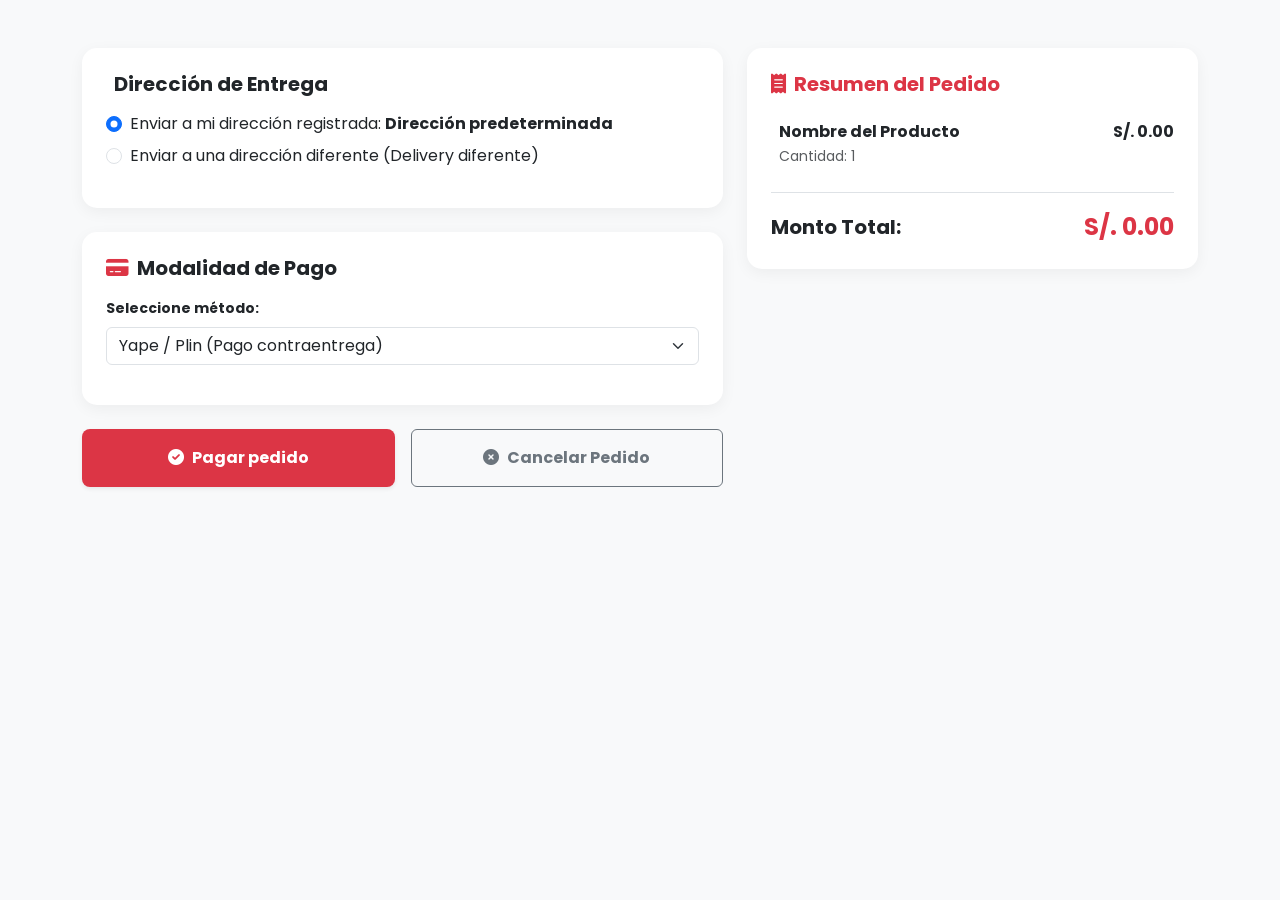
<file: Proyecto/src/main/resources/templates/pago.html>
<!DOCTYPE html>
<html lang="es" xmlns:th="http://www.thymeleaf.org">
<head>
  <meta charset="UTF-8" />
  <meta name="viewport" content="width=device-width, initial-scale=1.0" />
  <title>Finalizar Pedido — TORI POLLERÍA</title>
  <link href="https://cdn.jsdelivr.net/npm/bootstrap@5.3.3/dist/css/bootstrap.min.css" rel="stylesheet">
  <link rel="stylesheet" href="https://cdnjs.cloudflare.com/ajax/libs/font-awesome/6.0.0/css/all.min.css" />
  <link href="https://fonts.googleapis.com/css2?family=Poppins:wght@300;400;600;700;800&display=swap" rel="stylesheet" />
  <link rel="stylesheet" th:href="@{/css/styles.css}">
  <style>
    body { font-family: 'Poppins', sans-serif; background-color: #f8f9fa; }
    .card { border: none; border-radius: 15px; box-shadow: 0 4px 15px rgba(0,0,0,0.05); }
    .text-danger-tori { color: #dc3545; }
    .btn-danger-tori { background-color: #dc3545; color: white; border-radius: 8px; font-weight: 600; }
    .btn-danger-tori:hover { background-color: #bd2130; color: white; }
  </style>
</head>
<body>

  <div class="container py-5">
    <div class="row g-4">
      
      <div class="col-lg-5 order-lg-2">
        <div class="card p-4 mb-4">
          <h5 class="fw-bold mb-3 text-danger-tori"><i class="fa-solid fa-receipt me-2"></i>Resumen del Pedido</h5>
          <ul class="list-group list-group-flush mb-3">
            <li th:each="item : ${cart}" class="list-group-item d-flex justify-content-between align-items-start px-0 bg-transparent">
              <div class="ms-2 me-auto">
                <div class="fw-bold text-dark" th:text="${item.nombre}">Nombre del Producto</div>
                <small class="text-muted" th:text="'Cantidad: ' + ${item.cantidad}">Cantidad: 1</small>
              </div>
              <span class="fw-bold text-dark" th:text="'S/. ' + ${#numbers.formatDecimal(item.total, 1, 2)}">S/. 0.00</span>
            </li>
          </ul>
          
          <div class="d-flex justify-content-between align-items-center border-top pt-3">
            <span class="fs-5 fw-bold">Monto Total:</span>
            <span class="fs-4 fw-bold text-danger-tori" th:text="'S/. ' + ${#numbers.formatDecimal(cartTotal, 1, 2)}">S/. 0.00</span>
          </div>
        </div>
      </div>

      <div class="col-lg-7 order-lg-1">
        <form id="formPedido" th:action="@{/pedido/pagar}" method="post">
          
          <div class="card p-4 mb-4">
            <h5 class="fw-bold mb-3 text-dark"><i class="fa-solid fa-truck-dash text-danger-tori me-2"></i>Dirección de Entrega</h5>
            
            <div class="form-check mb-2">
              <input class="form-check-input" type="radio" name="tipoDireccion" id="dirDefecto" value="defecto" checked onclick="toggleDireccionAlternativa(false)">
              <label class="form-check-input-label" for="dirDefecto">
                Enviar a mi dirección registrada: 
                <strong th:text="${usuarioLogueado.direccion}">Dirección predeterminada</strong>
              </label>
            </div>
            
            <div class="form-check mb-3">
              <input class="form-check-input" type="radio" name="tipoDireccion" id="dirAlternativa" value="alternativa" onclick="toggleDireccionAlternativa(true)">
              <label class="form-check-input-label" for="dirAlternativa">
                Enviar a una dirección diferente (Delivery diferente)
              </label>
            </div>

            <div class="mb-2 collapse" id="wrapperDireccionNueva">
              <label for="direccionAlternativa" class="form-label small fw-bold">Nueva dirección de destino:</label>
              <input type="text" class="form-control" id="direccionAlternativa" name="direccionAlternativa" placeholder="Ej: Av. Larco 123, Miraflores">
            </div>
          </div>

          <div class="card p-4 mb-4">
            <h5 class="fw-bold mb-3 text-dark"><i class="fa-solid fa-credit-card text-danger-tori me-2"></i>Modalidad de Pago</h5>
            
            <div class="mb-3">
              <label for="metodoPago" class="form-label small fw-bold">Seleccione método:</label>
              <select class="form-select" id="metodoPago" name="metodoPago" required onchange="toggleFormularioPago(this.value)">
                <option value="YAPE_PLIN">Yape / Plin (Pago contraentrega)</option>
                <option value="EFECTIVO">Efectivo (Pago contraentrega)</option>
                <option value="TARJETA">Tarjeta de Crédito / Débito</option>
              </select>
            </div>

            <div id="camposTarjeta" class="row g-3 collapse">
              <hr>
              <div class="col-12">
                <label class="form-label small fw-bold">Número de Tarjeta</label>
                <input type="text" id="numTarjeta" class="form-control" placeholder="0000 0000 0000 0000">
              </div>
              <div class="col-md-6">
                <label class="form-label small fw-bold">Fecha de Vencimiento</label>
                <input type="text" id="vencTarjeta" class="form-control" placeholder="MM/AA">
              </div>
              <div class="col-md-6">
                <label class="form-label small fw-bold">CVV</label>
                <input type="password" id="cvvTarjeta" class="form-control" placeholder="123">
              </div>
            </div>
          </div>

          <div class="d-flex gap-3">
            <button type="button" class="btn btn-danger-tori py-3 w-50 shadow-sm fw-bold" onclick="validarYProcesar()">
              <i class="fa-solid fa-circle-check me-2"></i>Pagar pedido
            </button>
            <a th:href="@{/menu}" class="btn btn-outline-secondary py-3 w-50 fw-bold">
              <i class="fa-solid fa-circle-xmark me-2"></i>Cancelar Pedido
            </a>
          </div>

          <div class="modal fade" id="modalQR" data-bs-backdrop="static" data-bs-keyboard="false" tabindex="-1" aria-hidden="true">
            <div class="modal-dialog modal-dialog-centered">
              <div class="modal-content border-0 shadow-lg" style="border-radius: 15px;">
                <div class="modal-header bg-dark text-white" style="border-top-left-radius: 15px; border-top-right-radius: 15px;">
                  <h5 class="modal-title fw-bold"><i class="fa-solid fa-qrcode me-2 text-warning"></i>Pago con Yape / Plin</h5>
                </div>
                <div class="modal-body text-center p-4">
                  <p class="text-muted small">Escanea el siguiente código QR desde tu aplicación financiera para transferir el monto total.</p>
                  <img th:src="@{/img/QR-PAGO.png}" alt="Código QR Tori Pollería" class="img-fluid my-3 p-2 border rounded" style="max-width: 220px; background-color: #fff;" />
                  <div class="alert alert-warning py-2 small fw-bold mb-0">
                    Monto a transferir: <span class="text-danger-tori fs-6" th:text="'S/. ' + ${#numbers.formatDecimal(cartTotal, 1, 2)}">S/. 0.00</span>
                  </div>
                </div>
                <div class="modal-footer bg-light border-top-0 d-flex justify-content-center p-3" style="border-bottom-left-radius: 15px; border-bottom-right-radius: 15px;">
                  <div class="row w-100 g-2">
                    <div class="col-6">
                      <button type="button" class="btn btn-success w-100 fw-bold py-2" data-bs-toggle="modal" data-bs-target="#modalExito">
                        <i class="fa-solid fa-circle-check me-2"></i>Pago Realizado
                      </button>
                    </div>
                    <div class="col-6">
                      <button type="button" class="btn btn-outline-secondary w-100 fw-bold py-2" data-bs-dismiss="modal">
                        <i class="fa-solid fa-circle-xmark me-2"></i>Cancelar Pago
                      </button>
                    </div>
                  </div>
                </div>
              </div>
            </div>
          </div>

          <div class="modal fade" id="modalExito" data-bs-backdrop="static" data-bs-keyboard="false" tabindex="-1" aria-hidden="true">
            <div class="modal-dialog modal-dialog-centered">
              <div class="modal-content border-0 shadow-lg" style="border-radius: 15px;">
                <div class="modal-body text-center p-5">
                  <div class="text-success mb-3">
                    <i class="fa-solid fa-circle-check fa-4x"></i>
                  </div>
                  <h4 class="fw-bold text-dark mb-3">¡Pedido Realizado!</h4>
                  <p class="text-muted" style="font-size: 0.95rem;">
                    Apenas llegue el delivery a su dirección nos comunicaremos al número de teléfono agendado.
                  </p>
                </div>
                <div class="modal-footer bg-light border-top-0 p-3 d-flex justify-content-center" style="border-bottom-left-radius: 15px; border-bottom-right-radius: 15px;">
                  <button type="submit" class="btn btn-danger-tori px-5 py-2 fw-bold">
                    Entendido <i class="fa-solid fa-arrow-right ms-2"></i>
                  </button>
                </div>
              </div>
            </div>
          </div>

        </form>
      </div>

    </div>
  </div>

  <script>
    function toggleDireccionAlternativa(mostrar) {
      const wrapper = document.getElementById('wrapperDireccionNueva');
      const input = document.getElementById('direccionAlternativa');
      if (mostrar) {
        wrapper.classList.add('show');
        input.setAttribute('required', 'required');
      } else {
        wrapper.classList.remove('show');
        input.removeAttribute('required');
        input.value = '';
      }
    }

    function toggleFormularioPago(metodo) {
      const camposTarjeta = document.getElementById('camposTarjeta');
      const inputs = camposTarjeta.querySelectorAll('input');
      
      if (metodo === 'TARJETA') {
        camposTarjeta.classList.add('show');
        inputs.forEach(input => input.setAttribute('required', 'required'));
      } else {
        camposTarjeta.classList.remove('show');
        inputs.forEach(input => {
          input.removeAttribute('required');
          input.value = '';
        });
      }
    }

    // El único script de control: Valida requerimientos lógicos antes de disparar los modales nativos
    function validarYProcesar() {
      const form = document.getElementById('formPedido');
      
      if (!form.checkValidity()) {
        form.reportValidity();
        return;
      }

      const metodo = document.getElementById('metodoPago').value;
      
      // Instanciamos los modales usando la API de Bootstrap 5 de forma directa e idéntica
      if (metodo === 'YAPE_PLIN') {
        new bootstrap.Modal(document.getElementById('modalQR')).show();
      } else if (metodo === 'TARJETA') {
        const num = document.getElementById('numTarjeta').value.trim();
        const venc = document.getElementById('vencTarjeta').value.trim();
        const cvv = document.getElementById('cvvTarjeta').value.trim();

        if (num === '' || venc === '' || cvv === '') {
          form.reportValidity();
          return;
        }
        new bootstrap.Modal(document.getElementById('modalExito')).show();
      } else if (metodo === 'EFECTIVO') {
        new bootstrap.Modal(document.getElementById('modalExito')).show();
      }
    }
  </script>
  <script src="https://cdn.jsdelivr.net/npm/bootstrap@5.3.3/dist/js/bootstrap.bundle.min.js"></script>
</body>
</html>
</file>
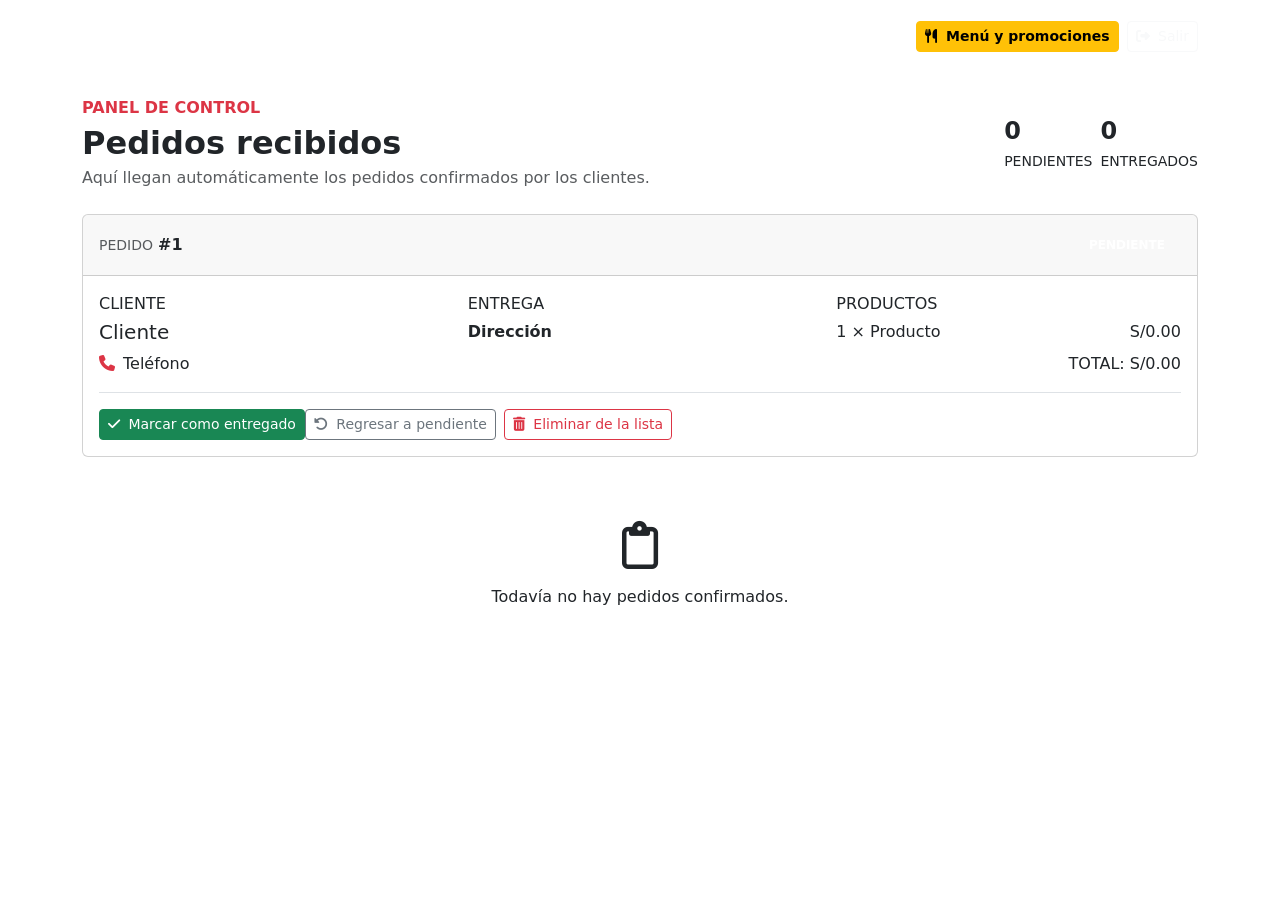
<file: Proyecto/src/main/resources/templates/pedidosAdmin.html>
<!DOCTYPE html>
<html lang="es" xmlns:th="http://www.thymeleaf.org">

<head>
    <meta charset="UTF-8">
    <meta name="viewport" content="width=device-width, initial-scale=1.0">
    <title>Pedidos | TORI Admin</title>
    <link href="https://cdn.jsdelivr.net/npm/bootstrap@5.3.3/dist/css/bootstrap.min.css" rel="stylesheet">
    <link href="https://cdnjs.cloudflare.com/ajax/libs/font-awesome/6.5.2/css/all.min.css" rel="stylesheet">
    <link rel="stylesheet" th:href="@{/css/styles.css}">
    
</head>

<body class="admin-page">
    <nav class="navbar navbar-dark topbar py-3">
        <div class="container"><a class="navbar-brand brand" th:href="@{/admin}"><i
                    class="fa-solid fa-drumstick-bite me-2"></i>TORI · ADMINISTRADOR</a>
            <div class="d-flex gap-2">
    <a class="btn btn-warning btn-sm fw-bold" th:href="@{/admin/menu}">
        <i class="fa-solid fa-utensils me-1"></i> Menú y promociones
    </a>

    <form th:action="@{/api/logout}" method="get" class="d-inline">
        <button type="submit" class="btn btn-outline-light btn-sm">
            <i class="fa-solid fa-right-from-bracket me-1"></i> Salir
        </button>
    </form>
</div>
        </div>
    </nav>
    <main class="container py-4">
        <section class="hero mb-4 d-flex flex-wrap justify-content-between align-items-center gap-3">
            <div>
                <p class="text-danger fw-bold mb-1">PANEL DE CONTROL</p>
                <h1 class="h2 fw-bold mb-1">Pedidos recibidos</h1>
                <p class="text-muted mb-0">Aquí llegan automáticamente los pedidos confirmados por los clientes.</p>
            </div>
            <div class="d-flex gap-2">
                <div class="stat stat-pending"><strong class="d-block fs-4"
                        th:text="${pendientes}">0</strong><small>PENDIENTES</small></div>
                <div class="stat stat-done"><strong class="d-block fs-4"
                        th:text="${entregados}">0</strong><small>ENTREGADOS</small></div>
            </div>
        </section>
        <article class="card order mb-3" th:each="pedido : ${pedidos}">
            <header class="order-head card-header py-3 d-flex justify-content-between align-items-center">
                <div><span class="text-muted small">PEDIDO</span> <strong th:text="${'#' + pedido.id}">#1</strong><span
                        class="text-muted small ms-3"
                        th:text="${#temporals.format(pedido.fechaPedido, 'dd/MM/yyyy HH:mm')}"></span></div><span
                    class="badge rounded-pill px-3 py-2"
                    th:classappend="${pedido.estado == 'ENTREGADO'} ? ' text-bg-success' : ' text-bg-warning'"
                    th:text="${pedido.estado}">PENDIENTE</span>
            </header>
            <div class="card-body">
                <div class="row g-4">
                    <div class="col-md-4">
                        <p class="label mb-1">CLIENTE</p>
                        <h5 th:text="${pedido.cliente.nombre + ' ' + pedido.cliente.apellido}">Cliente</h5>
                        <p class="mb-0"><i class="fa-solid fa-phone text-danger me-2"></i><span
                                th:text="${pedido.cliente.telefono}">Teléfono</span></p>
                    </div>
                    <div class="col-md-4">
                        <p class="label mb-1">ENTREGA</p>
                        <p class="fw-semibold mb-1"
                            th:text="${pedido.direccion != null ? pedido.direccion.direccion : 'Recojo en tienda'}">
                            Dirección</p>
                        <p class="small text-muted mb-0"
                            th:text="${pedido.direccion != null ? pedido.direccion.referencia : ''}"></p>
                    </div>
                    <div class="col-md-4">
                        <p class="label mb-1">PRODUCTOS</p>
                        <div class="detail" th:each="detalle : ${detallesPorPedido[pedido.id]}"><span
                                th:text="${detalle.cantidad + ' × ' + detalle.producto.nombre}">1 × Producto</span><span
                                class="float-end" th:text="${'S/' + detalle.precioUnitario}">S/0.00</span></div>
                        <p class="total text-end mt-2 mb-0"
                            th:text="${'TOTAL: S/' + #numbers.formatDecimal(pedido.total,1,2)}">TOTAL: S/0.00</p>
                    </div>
                </div>
                <div class="border-top mt-3 pt-3 d-flex gap-2 flex-wrap">
                    <form th:action="@{/admin/pedidos/{id}/estado(id=${pedido.id})}" method="post" class="d-inline">
                        <button class="btn btn-success btn-sm" name="estado" value="ENTREGADO"
                            th:if="${pedido.estado != 'ENTREGADO'}"><i class="fa-solid fa-check me-1"></i> Marcar como
                            entregado</button><button class="btn btn-outline-secondary btn-sm" name="estado"
                            value="PENDIENTE" th:if="${pedido.estado == 'ENTREGADO'}"><i
                                class="fa-solid fa-rotate-left me-1"></i> Regresar a pendiente</button>
                    </form>
                    <form th:action="@{/admin/pedidos/{id}/eliminar(id=${pedido.id})}" method="post" class="d-inline"
                        th:if="${pedido.estado == 'ENTREGADO'}"
                        onsubmit="return confirm('¿Eliminar este pedido de la lista? El historial se conserva en la base de datos.');">
                        <button class="btn btn-outline-danger btn-sm" type="submit"><i
                                class="fa-solid fa-trash-can me-1"></i> Eliminar de la lista</button>
                    </form>
                </div>
            </div>
        </article>
        <section th:if="${#lists.isEmpty(pedidos)}" class="hero text-center py-5 empty"><i
                class="fa-regular fa-clipboard fa-3x mb-3"></i>
            <p class="mb-0">Todavía no hay pedidos confirmados.</p>
        </section>
    </main>
</body>

</html>
</file>
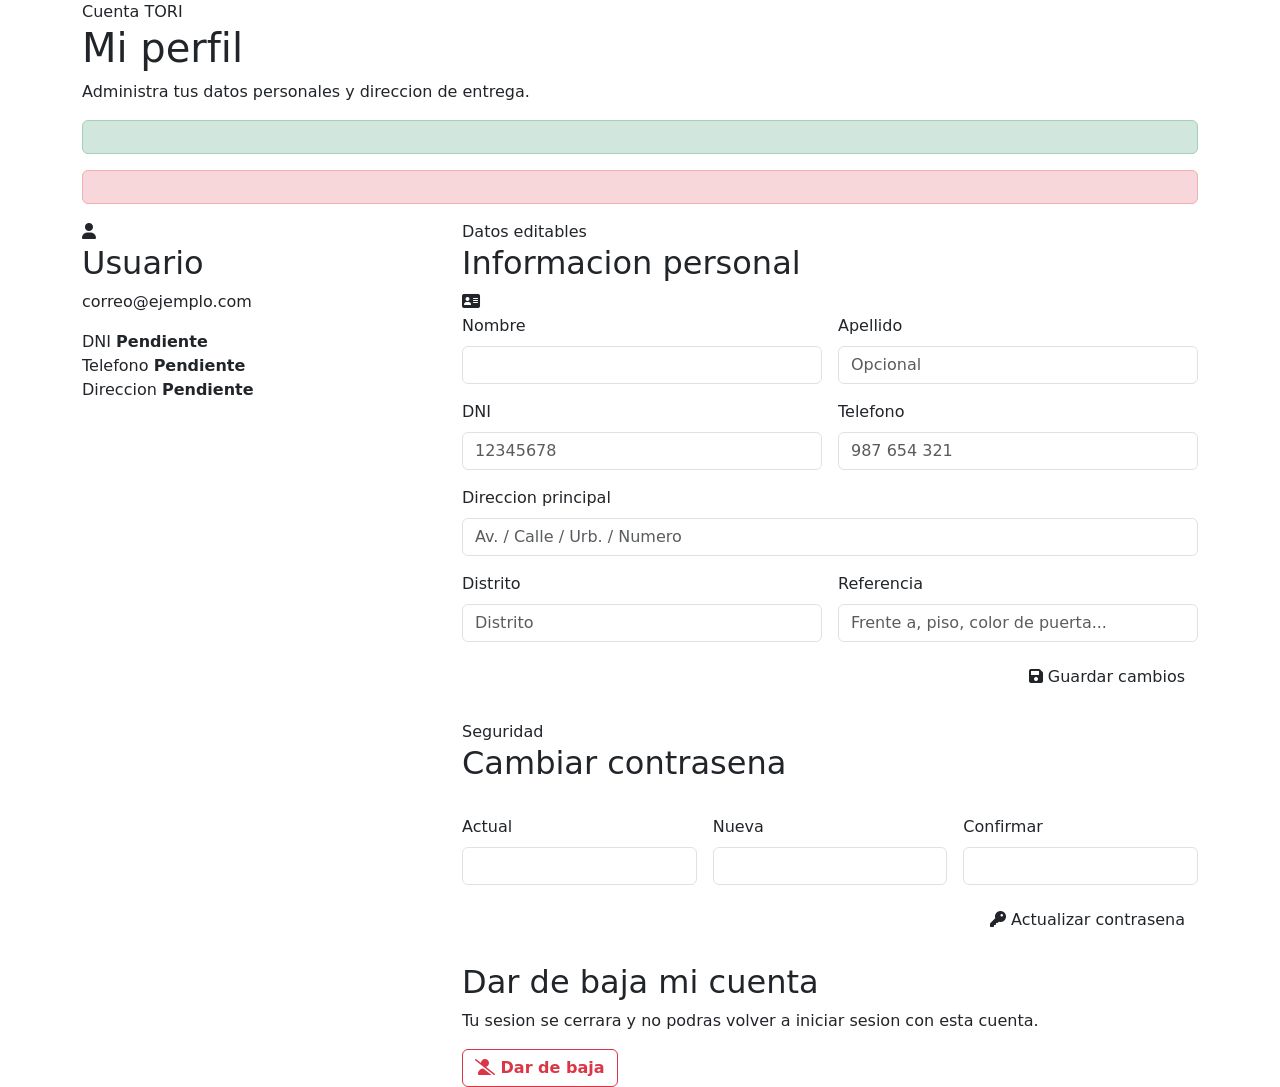
<file: Proyecto/src/main/resources/templates/perfil.html>
<!DOCTYPE html>
<html lang="es" xmlns:th="http://www.thymeleaf.org">

<head>
    <meta charset="UTF-8">
    <meta name="viewport" content="width=device-width, initial-scale=1.0">
    <title>Mi perfil - TORI Polleria</title>
    <link href="https://cdn.jsdelivr.net/npm/bootstrap@5.3.3/dist/css/bootstrap.min.css" rel="stylesheet">
    <link rel="stylesheet" href="https://cdnjs.cloudflare.com/ajax/libs/font-awesome/6.0.0/css/all.min.css">
    <link href="https://fonts.googleapis.com/css2?family=Poppins:wght@300;400;600;700;800&display=swap" rel="stylesheet" />
    <link rel="stylesheet" type="text/css" th:href="@{/css/styles.css}">
    <script src="https://cdn.jsdelivr.net/npm/bootstrap@5.3.3/dist/js/bootstrap.bundle.min.js" defer></script>
</head>

<body>
<div th:replace="fragments :: navbar"></div>

<main class="perfil-page">
    <section class="perfil-hero">
        <div class="container">
            <span class="perfil-eyebrow">Cuenta TORI</span>
            <h1>Mi perfil</h1>
            <p>Administra tus datos personales y direccion de entrega.</p>
        </div>
    </section>

    <section class="container perfil-content">
        <div class="alert alert-success perfil-alert" th:if="${perfilExito}" th:text="${perfilExito}"></div>
        <div class="alert alert-danger perfil-alert" th:if="${perfilError}" th:text="${perfilError}"></div>

        <div class="row g-4">
            <aside class="col-lg-4">
                <div class="perfil-summary">
                    <div class="perfil-avatar">
                        <i class="fa-solid fa-user"></i>
                    </div>
                    <h2 th:text="${perfil.nombre}">Usuario</h2>
                    <p th:text="${perfil.correo}">correo@ejemplo.com</p>

                    <div class="perfil-summary-list">
                        <div>
                            <span>DNI</span>
                            <strong th:text="${perfilResumenDni}">Pendiente</strong>
                        </div>
                        <div>
                            <span>Telefono</span>
                            <strong th:text="${perfilResumenTelefono}">Pendiente</strong>
                        </div>
                        <div>
                            <span>Direccion</span>
                            <strong th:text="${perfilResumenDireccion}">Pendiente</strong>
                        </div>
                    </div>
                </div>
            </aside>

            <div class="col-lg-8">
                <div class="perfil-panel">
                    <div class="perfil-panel-header">
                        <div>
                            <span class="perfil-kicker">Datos editables</span>
                            <h2>Informacion personal</h2>
                        </div>
                        <i class="fa-solid fa-address-card"></i>
                    </div>

                    <form th:action="@{/perfil/actualizar}" method="post" class="row g-3">
                        <div class="col-md-6">
                            <label class="form-label">Nombre</label>
                            <input type="text" name="nombre" class="form-control" th:value="${perfilNombre}" required>
                        </div>
                        <div class="col-md-6">
                            <label class="form-label">Apellido</label>
                            <input type="text" name="apellido" class="form-control" th:value="${perfilApellido}" placeholder="Opcional">
                        </div>
                        <div class="col-md-6">
                            <label class="form-label">DNI</label>
                            <input type="text" name="dni" class="form-control" th:value="${perfilDni}" inputmode="numeric" maxlength="8" placeholder="12345678">
                        </div>
                        <div class="col-md-6">
                            <label class="form-label">Telefono</label>
                            <input type="tel" name="telefono" class="form-control" th:value="${perfilTelefono}" placeholder="987 654 321">
                        </div>
                        <div class="col-12">
                            <label class="form-label">Direccion principal</label>
                            <input type="text" name="direccion" class="form-control" th:value="${perfilDireccion}" placeholder="Av. / Calle / Urb. / Numero" required>
                        </div>
                        <div class="col-md-6">
                            <label class="form-label">Distrito</label>
                            <input type="text" name="distrito" class="form-control" th:value="${perfilDistrito}" placeholder="Distrito">
                        </div>
                        <div class="col-md-6">
                            <label class="form-label">Referencia</label>
                            <input type="text" name="referencia" class="form-control" th:value="${perfilReferencia}" placeholder="Frente a, piso, color de puerta...">
                        </div>
                        <div class="col-12 d-flex justify-content-end">
                            <button type="submit" class="btn perfil-primary-btn">
                                <i class="fa-solid fa-floppy-disk"></i>
                                Guardar cambios
                            </button>
                        </div>
                    </form>
                </div>

                <div class="perfil-panel mt-4">
                    <div class="perfil-panel-header">
                        <div>
                            <span class="perfil-kicker">Seguridad</span>
                            <h2>Cambiar contrasena</h2>
                        </div>
                        <i class="fa-solid fa-shield-halved"></i>
                    </div>

                    <form th:action="@{/perfil/password}" method="post" class="row g-3">
                        <div class="col-md-4">
                            <label class="form-label">Actual</label>
                            <input type="password" name="contrasenaActual" class="form-control" required>
                        </div>
                        <div class="col-md-4">
                            <label class="form-label">Nueva</label>
                            <input type="password" name="nuevaContrasena" class="form-control" minlength="6" required>
                        </div>
                        <div class="col-md-4">
                            <label class="form-label">Confirmar</label>
                            <input type="password" name="confirmarContrasena" class="form-control" minlength="6" required>
                        </div>
                        <div class="col-12 d-flex justify-content-end">
                            <button type="submit" class="btn perfil-secondary-btn">
                                <i class="fa-solid fa-key"></i>
                                Actualizar contrasena
                            </button>
                        </div>
                    </form>
                </div>

                <div class="perfil-danger mt-4">
                    <div>
                        <h2>Dar de baja mi cuenta</h2>
                        <p>Tu sesion se cerrara y no podras volver a iniciar sesion con esta cuenta.</p>
                    </div>
                    <form th:action="@{/perfil/eliminar}" method="post" onsubmit="return confirm('Seguro que deseas dar de baja tu cuenta?');">
                        <button type="submit" class="btn btn-outline-danger fw-bold">
                            <i class="fa-solid fa-user-slash"></i>
                            Dar de baja
                        </button>
                    </form>
                </div>
            </div>
        </div>
    </section>
</main>

<div class="offcanvas offcanvas-end" tabindex="-1" id="offcanvasCart" aria-labelledby="offcanvasCartLabel">
    <div class="offcanvas-header border-bottom">
        <h5 class="offcanvas-title" id="offcanvasCartLabel">
            <i class="fa-solid fa-cart-shopping me-2"></i>Tu Pedido
        </h5>
        <button type="button" class="btn-close" data-bs-dismiss="offcanvas"></button>
    </div>
    <div id="cart-items-container" class="offcanvas-body">
        <div th:if="${cartCount == 0}" class="text-center py-5">
            <i class="fa-solid fa-bag-shopping fa-3x text-muted mb-3"></i>
            <p>Tu carrito esta vacio.</p>
        </div>
        <div th:if="${cartCount > 0}">
            <ul class="list-group mb-3">
                <li class="list-group-item d-flex justify-content-between align-items-center" th:each="item : ${cart}">
                    <div class="ms-2 me-auto">
                        <div class="fw-bold" th:text="${item.nombre}">Producto</div>
                        <small th:text="${'Cantidad: ' + item.cantidad}">Cantidad</small>
                        <br>
                        <small class="text-muted" th:text="${'S/. ' + #numbers.formatDecimal(item.total, 1, 2)}">0.00</small>
                    </div>
                    <form th:action="@{/cart/eliminar}" method="post" class="mb-0">
                        <input type="hidden" name="idProducto" th:value="${item.id}" />
                        <button type="submit" class="btn btn-sm btn-outline-danger border-0" title="Eliminar del carrito">
                            <i class="fa-solid fa-trash-can"></i>
                        </button>
                    </form>
                </li>
            </ul>
        </div>
    </div>
    <div class="offcanvas-footer p-3 border-top">
        <div class="d-flex justify-content-between mb-3">
            <strong>Total:</strong>
            <strong id="cart-total" th:text="${'S/. ' + #numbers.formatDecimal(cartTotal, 1, 2)}">0.00</strong>
        </div>
        <form th:action="@{/cart/confirmar}" method="post" class="w-100 m-0 p-0">
            <button id="confirm-order-button" type="submit" class="btn btn-danger w-100 fw-bold" th:disabled="${cartCount == 0}">
                Confirmar Pedido
            </button>
        </form>
        <button class="btn btn-outline-secondary w-100" data-bs-dismiss="offcanvas">Seguir Comprando</button>
    </div>
</div>

<script th:src="@{/js/cart-ajax.js}"></script>
</body>
</html>
</file>
